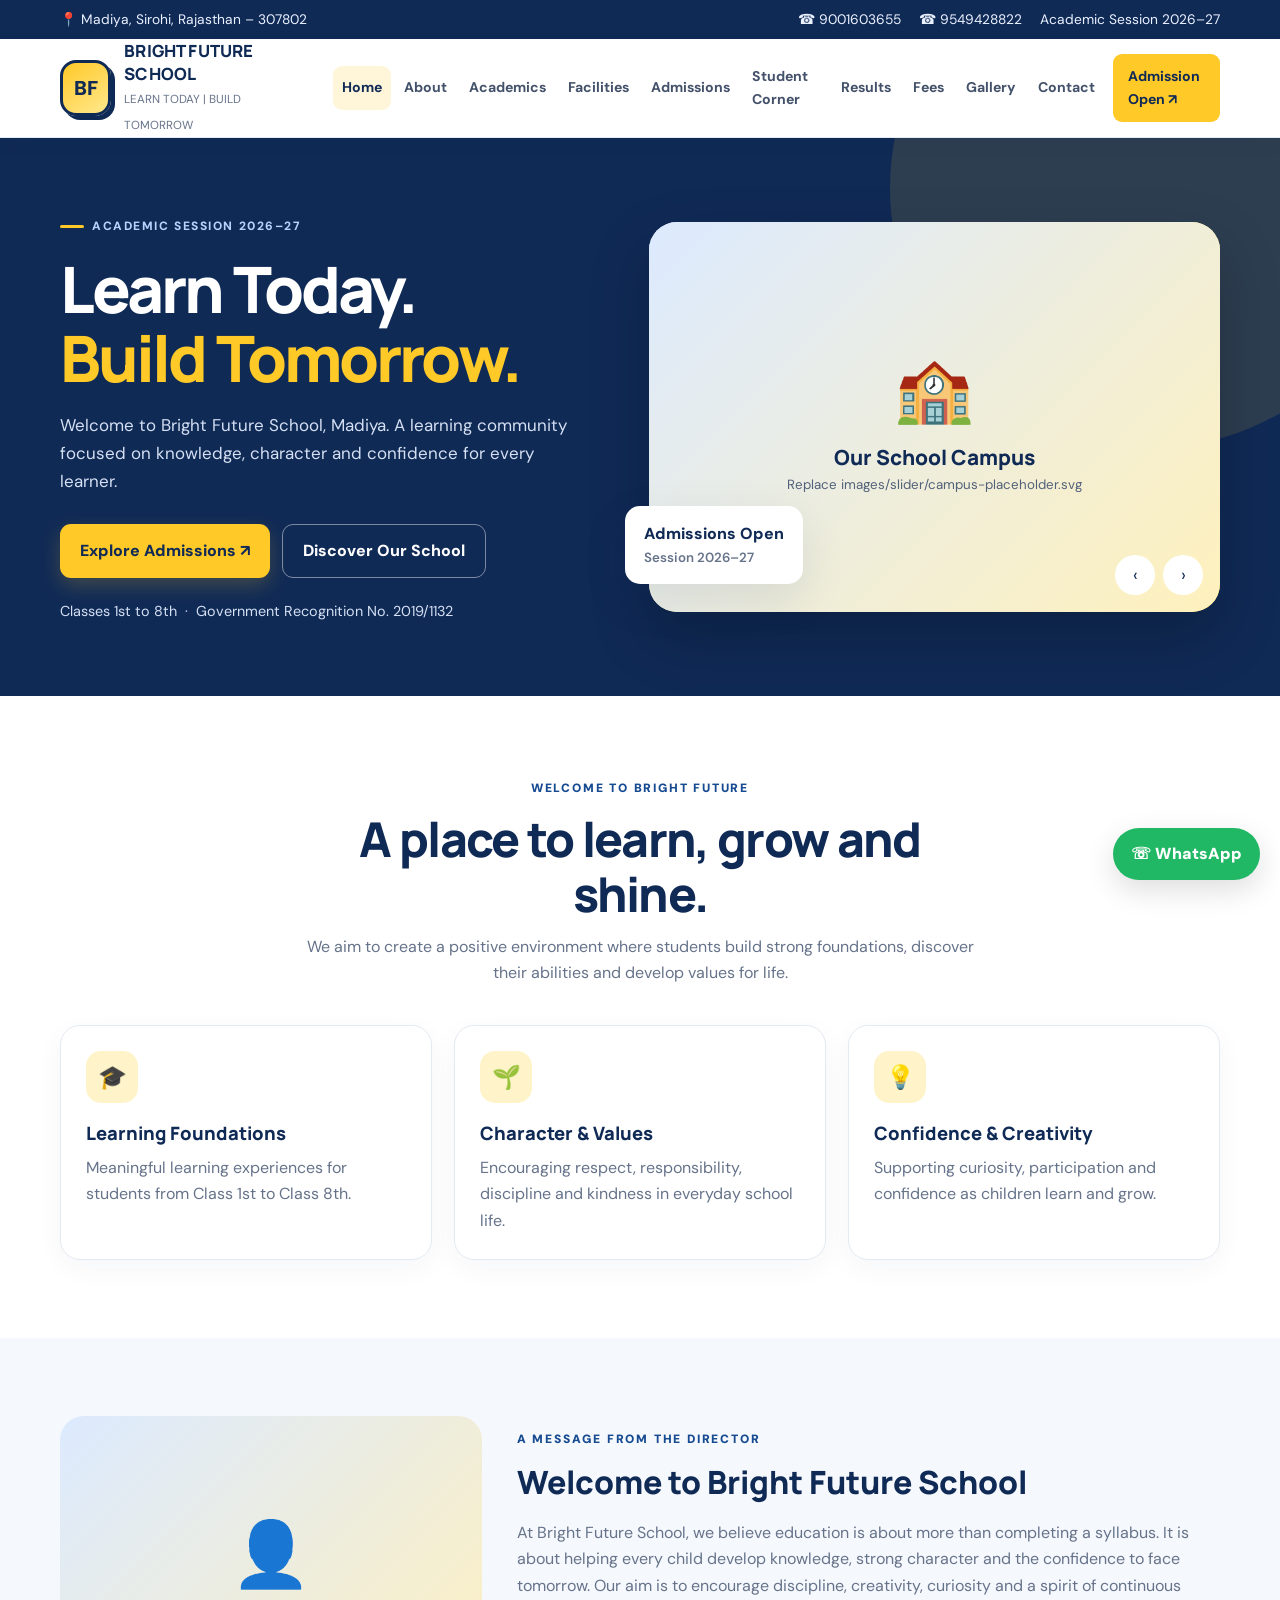
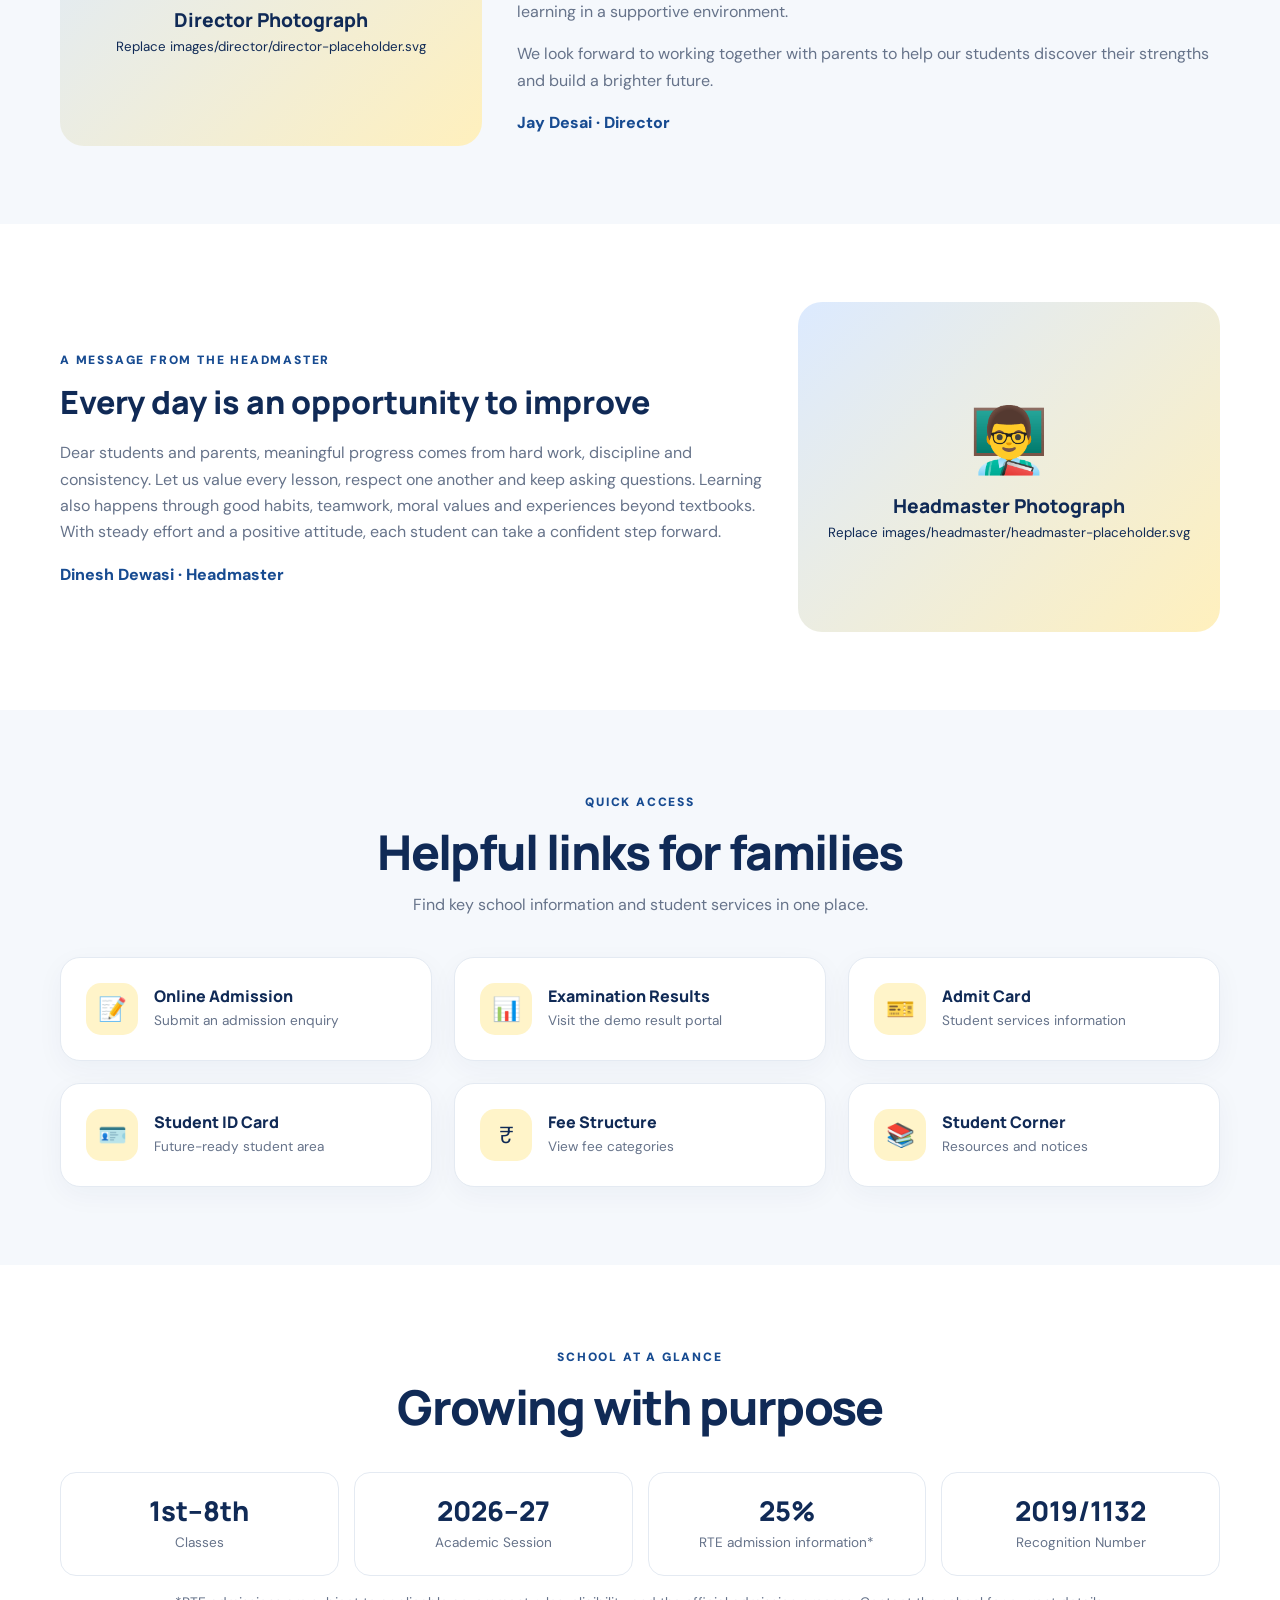
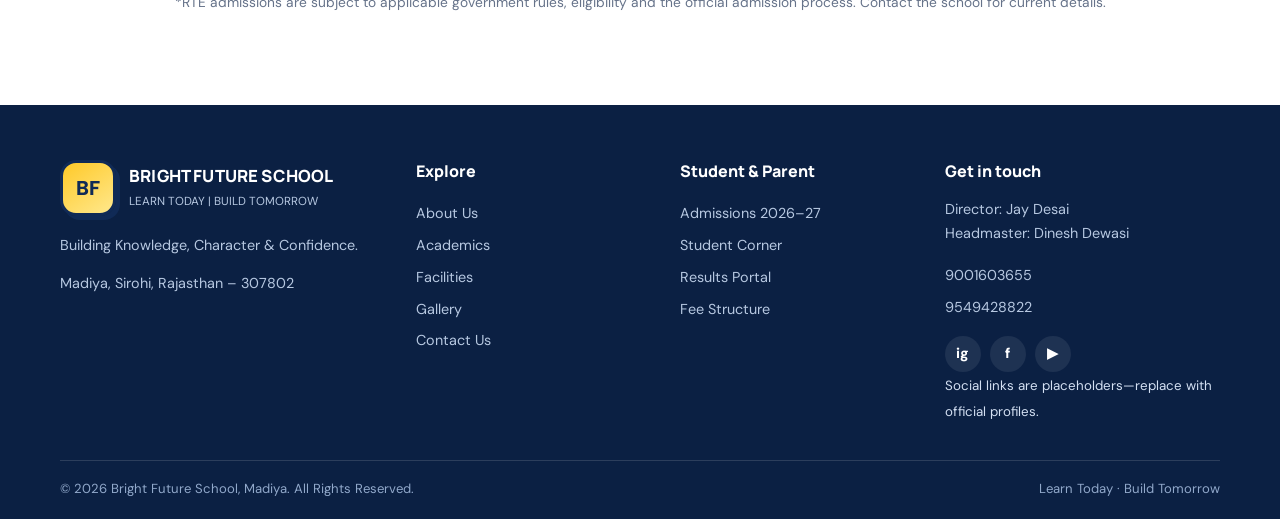
<file: index.html>
<!doctype html><html lang="en"><head><meta charset="utf-8"><meta name="viewport" content="width=device-width, initial-scale=1"><meta name="description" content="Bright Future School, Madiya, Sirohi, Rajasthan. Classes 1 to 8. Admissions 2026–27."><meta name="theme-color" content="#102a56"><title>Home | Bright Future School</title><link rel="stylesheet" href="css/style.css"><link rel="stylesheet" href="css/responsive.css"><link rel="stylesheet" href="css/animations.css"></head><body><div class="topbar"><div class="container"><span>📍 Madiya, Sirohi, Rajasthan – 307802</span><div class="top-links"><a href="tel:9001603655">☎ 9001603655</a><a href="tel:9549428822">☎ 9549428822</a><span>Academic Session 2026–27</span></div></div></div>
<header class="site-header"><div class="container nav-wrap"><a class="brand" href="index.html"><div class="brand-mark" aria-label="Temporary school mark">BF</div><div><strong>BRIGHT FUTURE SCHOOL</strong><small>LEARN TODAY | BUILD TOMORROW</small></div></a><button class="menu-toggle" aria-label="Toggle navigation" aria-expanded="false">☰</button><nav class="nav-links" aria-label="Main navigation"><a href="index.html">Home</a><a href="about.html">About</a><a href="academics.html">Academics</a><a href="facilities.html">Facilities</a><a href="admissions.html">Admissions</a><a href="student-corner.html">Student Corner</a><a href="results.html">Results</a><a href="fee-structure.html">Fees</a><a href="gallery.html">Gallery</a><a href="contact.html">Contact</a><a class="nav-cta" href="admissions.html">Admission Open ↗</a></nav></div></header>
<main>
<section class="hero"><div class="container hero-grid"><div class="animate-in"><span class="eyebrow">Academic Session 2026–27</span><h1>Learn Today.<br><span>Build Tomorrow.</span></h1><p>Welcome to Bright Future School, Madiya. A learning community focused on knowledge, character and confidence for every learner.</p><div class="hero-actions"><a class="btn btn-yellow" href="admissions.html">Explore Admissions ↗</a><a class="btn btn-outline" href="about.html">Discover Our School</a></div><div style="margin-top:22px;color:#d5e0f3;font-size:.9rem">Classes 1st to 8th &nbsp;·&nbsp; Government Recognition No. 2019/1132</div></div>
<div class="hero-visual"><div class="hero-photo"><div class="hero-slide photo-placeholder"><div><div class="symbol">🏫</div><strong>Our School Campus</strong><small>Replace images/slider/campus-placeholder.svg</small></div></div><div class="hero-slide photo-placeholder" hidden><div><div class="symbol">📚</div><strong>Learning in Action</strong><small>Replace images/slider/classroom-placeholder.svg</small></div></div><div class="hero-slide photo-placeholder" hidden><div><div class="symbol">🎉</div><strong>School Events</strong><small>Replace images/slider/events-placeholder.svg</small></div></div></div><div class="slide-dots"><button class="active" aria-label="Slide 1"></button><button aria-label="Slide 2"></button><button aria-label="Slide 3"></button></div><div class="slide-controls"><button data-slide="prev" aria-label="Previous slide">‹</button><button data-slide="next" aria-label="Next slide">›</button></div><div class="floating-note">Admissions Open <small>Session 2026–27</small></div></div></div></section>
<section class="section"><div class="container"><div class="section-head"><span class="kicker">Welcome to Bright Future</span><h2>A place to learn, grow and shine.</h2><p>We aim to create a positive environment where students build strong foundations, discover their abilities and develop values for life.</p></div><div class="grid-3"><article class="card"><div class="icon-box">🎓</div><h3>Learning Foundations</h3><p>Meaningful learning experiences for students from Class 1st to Class 8th.</p></article><article class="card"><div class="icon-box">🌱</div><h3>Character &amp; Values</h3><p>Encouraging respect, responsibility, discipline and kindness in everyday school life.</p></article><article class="card"><div class="icon-box">💡</div><h3>Confidence &amp; Creativity</h3><p>Supporting curiosity, participation and confidence as children learn and grow.</p></article></div></div></section>
<section class="section section-soft"><div class="container"><div class="profile"><div class="profile-photo"><div><div class="symbol">👤</div><strong>Director Photograph</strong><small>Replace images/director/director-placeholder.svg</small></div></div><div class="profile-copy"><span class="kicker">A message from the Director</span><h2>Welcome to Bright Future School</h2><p>At Bright Future School, we believe education is about more than completing a syllabus. It is about helping every child develop knowledge, strong character and the confidence to face tomorrow. Our aim is to encourage discipline, creativity, curiosity and a spirit of continuous learning in a supportive environment.</p><p>We look forward to working together with parents to help our students discover their strengths and build a brighter future.</p><div class="profile-name">Jay Desai · Director</div></div></div></div></section>
<section class="section"><div class="container"><div class="profile reverse"><div class="profile-copy"><span class="kicker">A message from the Headmaster</span><h2>Every day is an opportunity to improve</h2><p>Dear students and parents, meaningful progress comes from hard work, discipline and consistency. Let us value every lesson, respect one another and keep asking questions. Learning also happens through good habits, teamwork, moral values and experiences beyond textbooks. With steady effort and a positive attitude, each student can take a confident step forward.</p><div class="profile-name">Dinesh Dewasi · Headmaster</div></div><div class="profile-photo"><div><div class="symbol">👨‍🏫</div><strong>Headmaster Photograph</strong><small>Replace images/headmaster/headmaster-placeholder.svg</small></div></div></div></div></section>
<section class="section section-soft"><div class="container"><div class="section-head"><span class="kicker">Quick access</span><h2>Helpful links for families</h2><p>Find key school information and student services in one place.</p></div><div class="grid-3">
<a class="card quick-card" href="admissions.html"><div class="icon-box">📝</div><div><h3>Online Admission</h3><p>Submit an admission enquiry</p></div></a><a class="card quick-card" href="results.html"><div class="icon-box">📊</div><div><h3>Examination Results</h3><p>Visit the demo result portal</p></div></a><a class="card quick-card" href="student-corner.html"><div class="icon-box">🎫</div><div><h3>Admit Card</h3><p>Student services information</p></div></a><a class="card quick-card" href="student-corner.html"><div class="icon-box">🪪</div><div><h3>Student ID Card</h3><p>Future-ready student area</p></div></a><a class="card quick-card" href="fee-structure.html"><div class="icon-box">₹</div><div><h3>Fee Structure</h3><p>View fee categories</p></div></a><a class="card quick-card" href="student-corner.html"><div class="icon-box">📚</div><div><h3>Student Corner</h3><p>Resources and notices</p></div></a></div></div></section>
<section class="section"><div class="container"><div class="section-head"><span class="kicker">School at a glance</span><h2>Growing with purpose</h2></div><div class="stats"><div class="stat"><strong>1st–8th</strong><span>Classes</span></div><div class="stat"><strong>2026–27</strong><span>Academic Session</span></div><div class="stat"><strong>25%</strong><span>RTE admission information*</span></div><div class="stat"><strong>2019/1132</strong><span>Recognition Number</span></div></div><p class="small" style="text-align:center;margin-top:15px">*RTE admissions are subject to applicable government rules, eligibility and the official admission process. Contact the school for current details.</p></div></section>
</main><footer class="footer"><div class="container"><div class="footer-grid">
<div><div class="brand"><div class="brand-mark">BF</div><div><strong style="color:#fff">BRIGHT FUTURE SCHOOL</strong><small style="color:#b7c8e1">LEARN TODAY | BUILD TOMORROW</small></div></div><p style="margin-top:18px">Building Knowledge, Character &amp; Confidence.</p><p>Madiya, Sirohi, Rajasthan – 307802</p></div>
<div><h3>Explore</h3><a href="about.html">About Us</a><a href="academics.html">Academics</a><a href="facilities.html">Facilities</a><a href="gallery.html">Gallery</a><a href="contact.html">Contact Us</a></div>
<div><h3>Student &amp; Parent</h3><a href="admissions.html">Admissions 2026–27</a><a href="student-corner.html">Student Corner</a><a href="results.html">Results Portal</a><a href="fee-structure.html">Fee Structure</a></div>
<div><h3>Get in touch</h3><p>Director: Jay Desai<br>Headmaster: Dinesh Dewasi</p><a href="tel:9001603655">9001603655</a><a href="tel:9549428822">9549428822</a><div class="socials"><a href="#" aria-label="Instagram placeholder">ig</a><a href="#" aria-label="Facebook placeholder">f</a><a href="#" aria-label="YouTube placeholder">▶</a></div><small>Social links are placeholders—replace with official profiles.</small></div>
</div><div class="footer-bottom"><span>© 2026 Bright Future School, Madiya. All Rights Reserved.</span><span>Learn Today · Build Tomorrow</span></div></div></footer><a class="whatsapp-float" href="https://wa.me/919001603655" target="_blank" rel="noopener">☏ WhatsApp</a><script src="js/main.js"></script><script src="js/slider.js"></script></body></html>
</file>
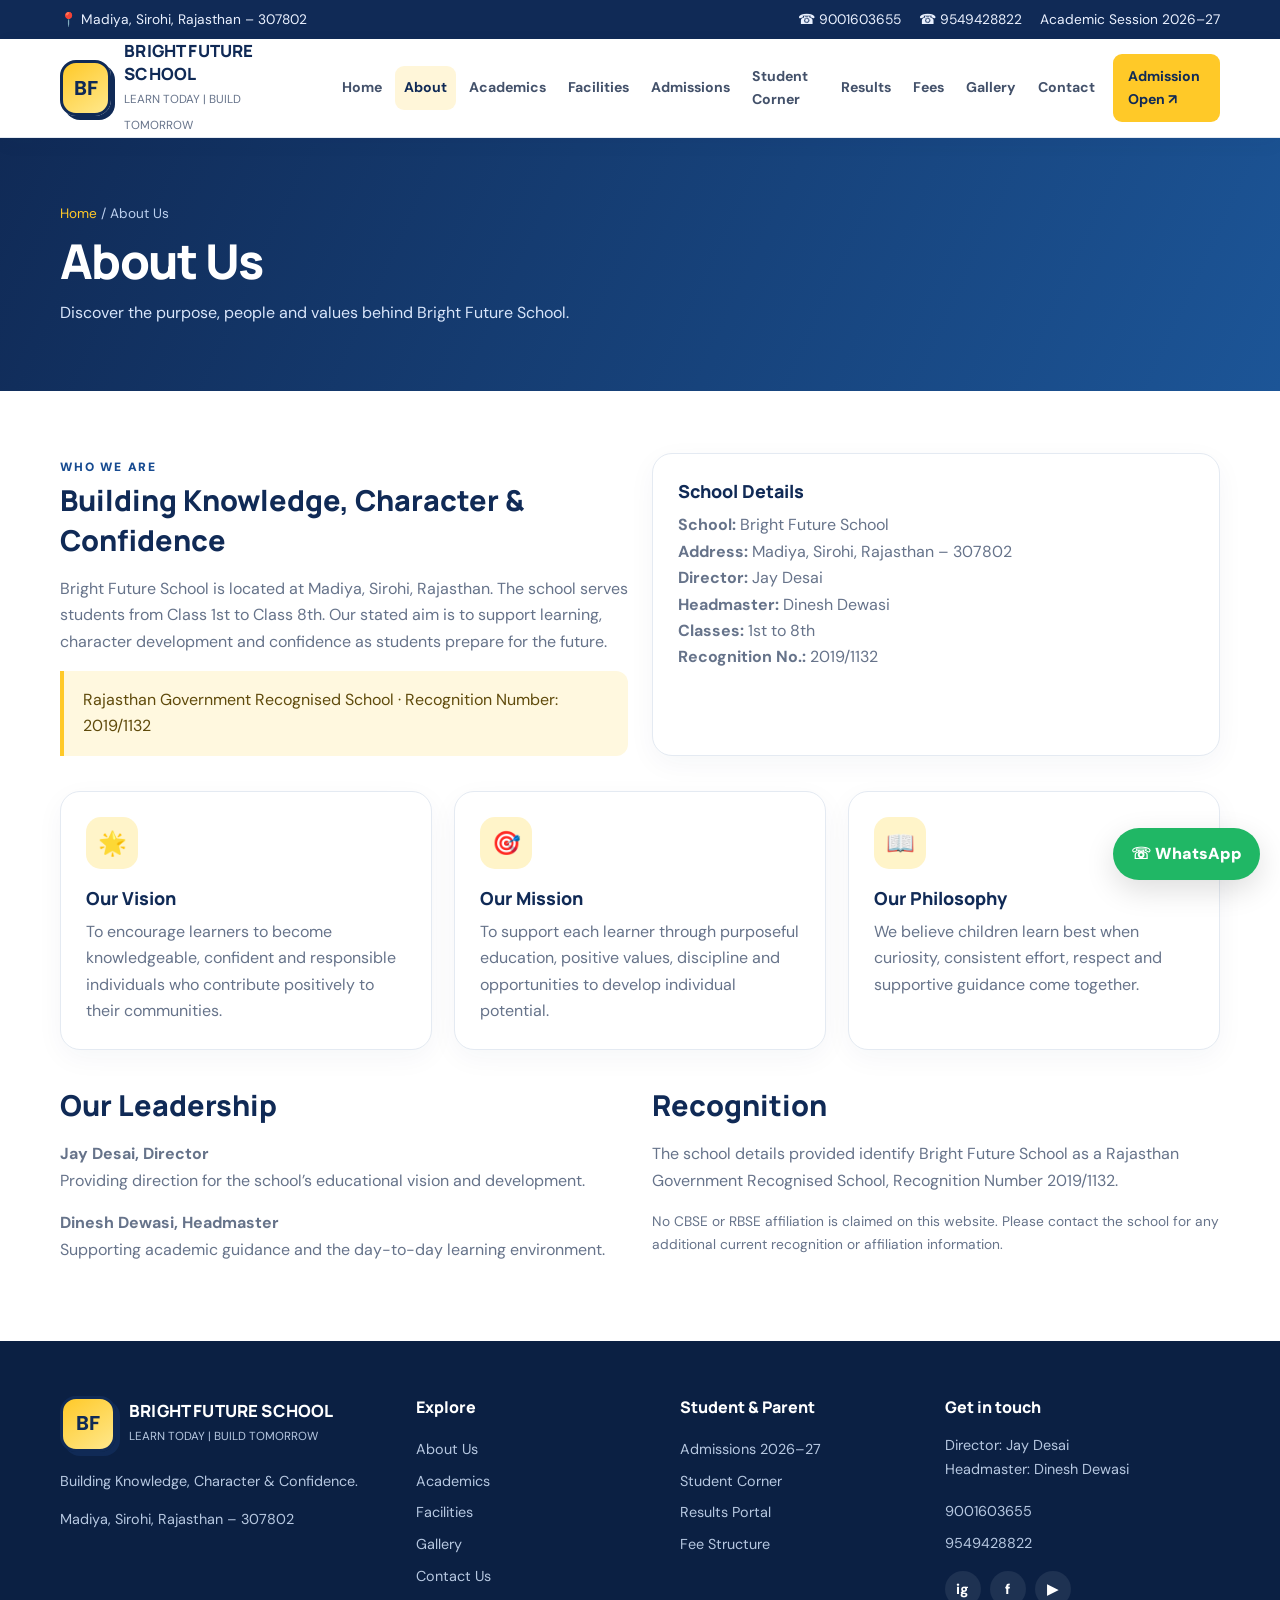
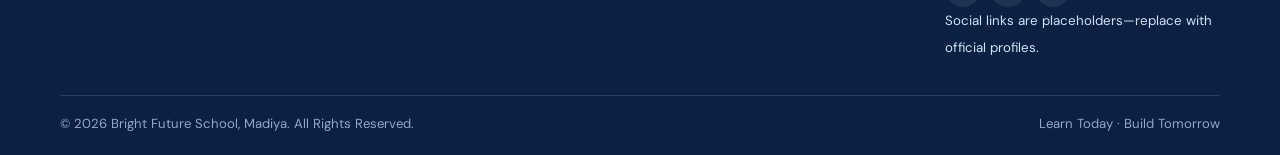
<file: about.html>
<!doctype html><html lang="en"><head><meta charset="utf-8"><meta name="viewport" content="width=device-width, initial-scale=1"><meta name="description" content="About Bright Future School, its vision, mission, leadership and recognition."><meta name="theme-color" content="#102a56"><title>About Us | Bright Future School</title><link rel="stylesheet" href="css/style.css"><link rel="stylesheet" href="css/responsive.css"><link rel="stylesheet" href="css/animations.css"></head><body><div class="topbar"><div class="container"><span>📍 Madiya, Sirohi, Rajasthan – 307802</span><div class="top-links"><a href="tel:9001603655">☎ 9001603655</a><a href="tel:9549428822">☎ 9549428822</a><span>Academic Session 2026–27</span></div></div></div>
<header class="site-header"><div class="container nav-wrap"><a class="brand" href="index.html"><div class="brand-mark" aria-label="Temporary school mark">BF</div><div><strong>BRIGHT FUTURE SCHOOL</strong><small>LEARN TODAY | BUILD TOMORROW</small></div></a><button class="menu-toggle" aria-label="Toggle navigation" aria-expanded="false">☰</button><nav class="nav-links" aria-label="Main navigation"><a href="index.html">Home</a><a href="about.html">About</a><a href="academics.html">Academics</a><a href="facilities.html">Facilities</a><a href="admissions.html">Admissions</a><a href="student-corner.html">Student Corner</a><a href="results.html">Results</a><a href="fee-structure.html">Fees</a><a href="gallery.html">Gallery</a><a href="contact.html">Contact</a><a class="nav-cta" href="admissions.html">Admission Open ↗</a></nav></div></header><section class="page-hero"><div class="container"><div class="breadcrumbs"><a href="index.html">Home</a> / About Us</div><h1>About Us</h1><p>Discover the purpose, people and values behind Bright Future School.</p></div></section><section class="content"><div class="container"><div class="grid-2"><div><span class="kicker">Who we are</span><h2>Building Knowledge, Character &amp; Confidence</h2><p>Bright Future School is located at Madiya, Sirohi, Rajasthan. The school serves students from Class 1st to Class 8th. Our stated aim is to support learning, character development and confidence as students prepare for the future.</p><div class="notice">Rajasthan Government Recognised School · Recognition Number: 2019/1132</div></div><div class="card"><h3>School Details</h3><p><b>School:</b> Bright Future School</p><p><b>Address:</b> Madiya, Sirohi, Rajasthan – 307802</p><p><b>Director:</b> Jay Desai</p><p><b>Headmaster:</b> Dinesh Dewasi</p><p><b>Classes:</b> 1st to 8th</p><p><b>Recognition No.:</b> 2019/1132</p></div></div><div class="grid-3" style="margin-top:35px"><article class="card"><div class="icon-box">🌟</div><h3>Our Vision</h3><p>To encourage learners to become knowledgeable, confident and responsible individuals who contribute positively to their communities.</p></article><article class="card"><div class="icon-box">🎯</div><h3>Our Mission</h3><p>To support each learner through purposeful education, positive values, discipline and opportunities to develop individual potential.</p></article><article class="card"><div class="icon-box">📖</div><h3>Our Philosophy</h3><p>We believe children learn best when curiosity, consistent effort, respect and supportive guidance come together.</p></article></div><div class="grid-2" style="margin-top:35px"><div><h2>Our Leadership</h2><p><b>Jay Desai, Director</b><br>Providing direction for the school’s educational vision and development.</p><p><b>Dinesh Dewasi, Headmaster</b><br>Supporting academic guidance and the day-to-day learning environment.</p></div><div><h2>Recognition</h2><p>The school details provided identify Bright Future School as a Rajasthan Government Recognised School, Recognition Number 2019/1132.</p><p class="small">No CBSE or RBSE affiliation is claimed on this website. Please contact the school for any additional current recognition or affiliation information.</p></div></div></div></section><footer class="footer"><div class="container"><div class="footer-grid">
<div><div class="brand"><div class="brand-mark">BF</div><div><strong style="color:#fff">BRIGHT FUTURE SCHOOL</strong><small style="color:#b7c8e1">LEARN TODAY | BUILD TOMORROW</small></div></div><p style="margin-top:18px">Building Knowledge, Character &amp; Confidence.</p><p>Madiya, Sirohi, Rajasthan – 307802</p></div>
<div><h3>Explore</h3><a href="about.html">About Us</a><a href="academics.html">Academics</a><a href="facilities.html">Facilities</a><a href="gallery.html">Gallery</a><a href="contact.html">Contact Us</a></div>
<div><h3>Student &amp; Parent</h3><a href="admissions.html">Admissions 2026–27</a><a href="student-corner.html">Student Corner</a><a href="results.html">Results Portal</a><a href="fee-structure.html">Fee Structure</a></div>
<div><h3>Get in touch</h3><p>Director: Jay Desai<br>Headmaster: Dinesh Dewasi</p><a href="tel:9001603655">9001603655</a><a href="tel:9549428822">9549428822</a><div class="socials"><a href="#" aria-label="Instagram placeholder">ig</a><a href="#" aria-label="Facebook placeholder">f</a><a href="#" aria-label="YouTube placeholder">▶</a></div><small>Social links are placeholders—replace with official profiles.</small></div>
</div><div class="footer-bottom"><span>© 2026 Bright Future School, Madiya. All Rights Reserved.</span><span>Learn Today · Build Tomorrow</span></div></div></footer><a class="whatsapp-float" href="https://wa.me/919001603655" target="_blank" rel="noopener">☏ WhatsApp</a><script src="js/main.js"></script></body></html>
</file>
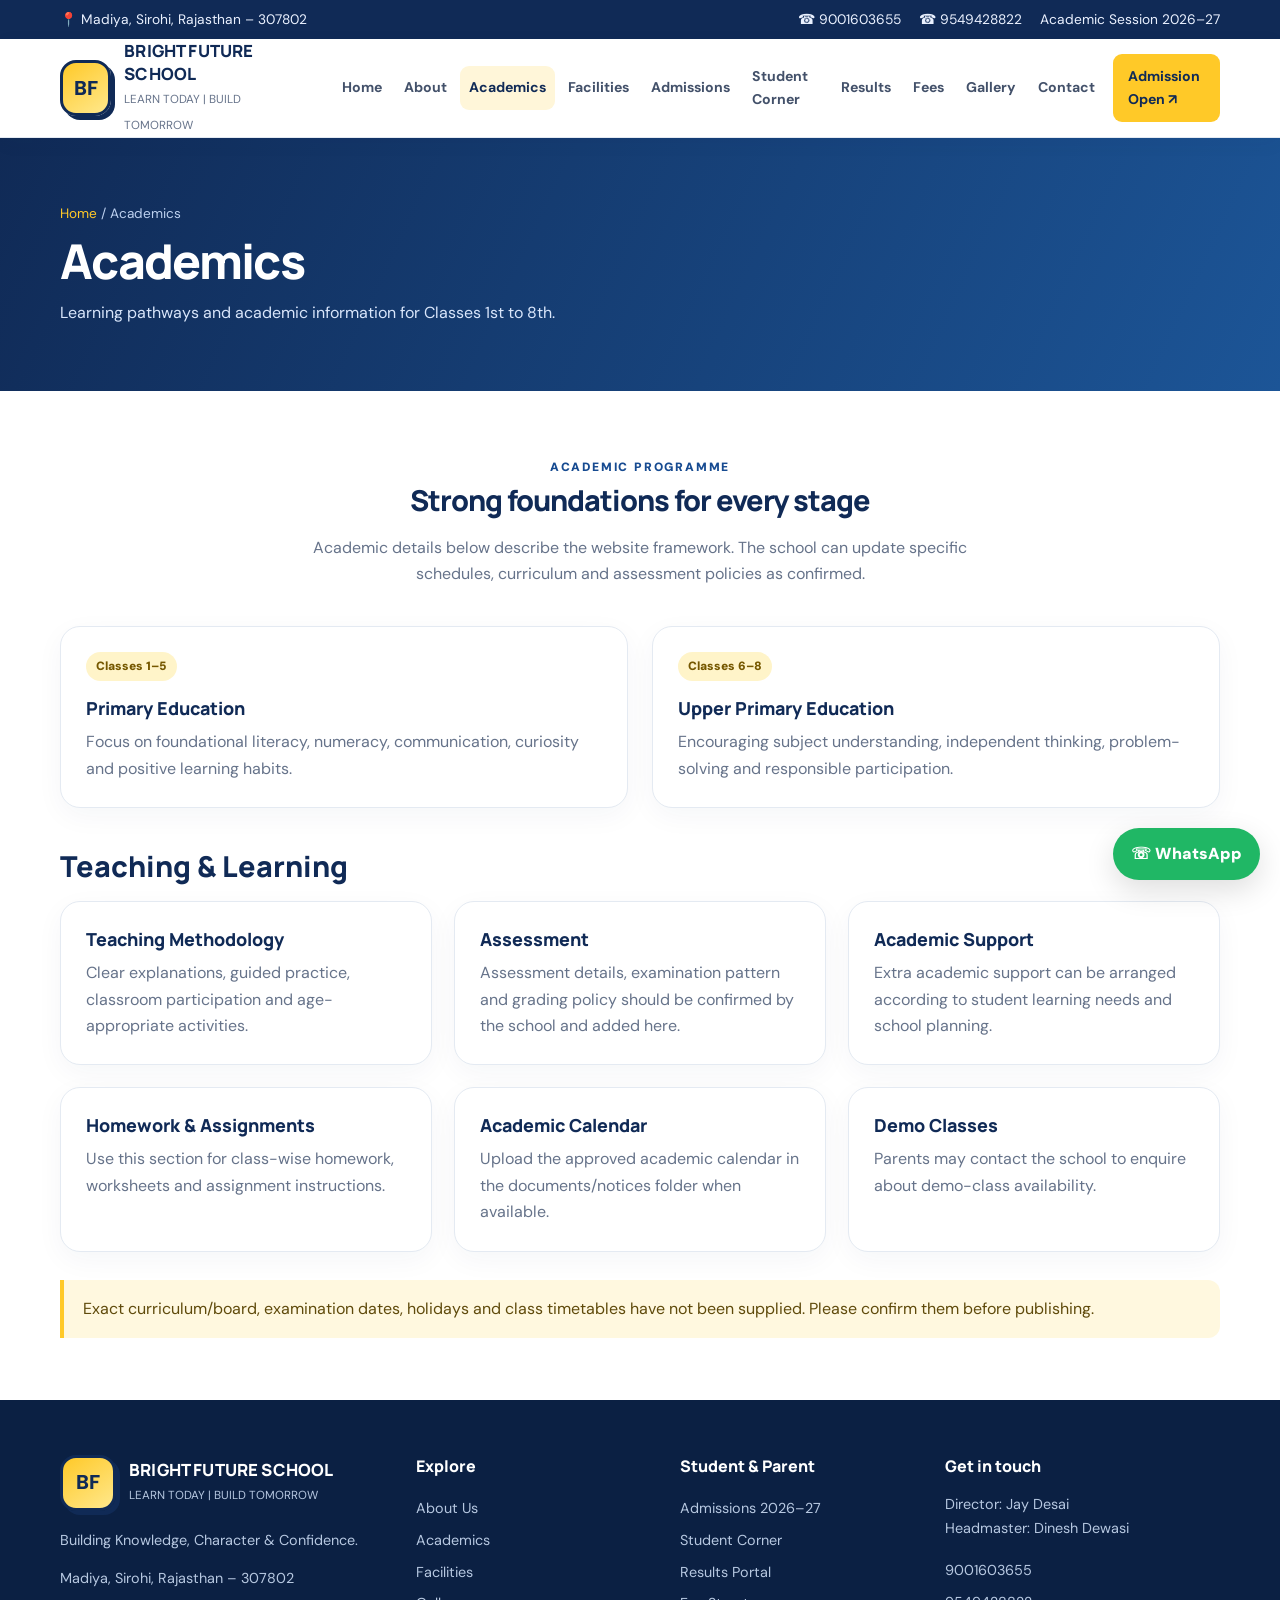
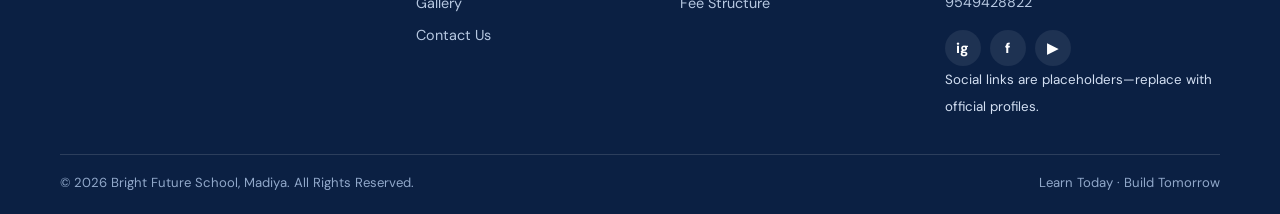
<file: academics.html>
<!doctype html><html lang="en"><head><meta charset="utf-8"><meta name="viewport" content="width=device-width, initial-scale=1"><meta name="description" content="Academic programme and learning information for Classes 1 to 8."><meta name="theme-color" content="#102a56"><title>Academics | Bright Future School</title><link rel="stylesheet" href="css/style.css"><link rel="stylesheet" href="css/responsive.css"><link rel="stylesheet" href="css/animations.css"></head><body><div class="topbar"><div class="container"><span>📍 Madiya, Sirohi, Rajasthan – 307802</span><div class="top-links"><a href="tel:9001603655">☎ 9001603655</a><a href="tel:9549428822">☎ 9549428822</a><span>Academic Session 2026–27</span></div></div></div>
<header class="site-header"><div class="container nav-wrap"><a class="brand" href="index.html"><div class="brand-mark" aria-label="Temporary school mark">BF</div><div><strong>BRIGHT FUTURE SCHOOL</strong><small>LEARN TODAY | BUILD TOMORROW</small></div></a><button class="menu-toggle" aria-label="Toggle navigation" aria-expanded="false">☰</button><nav class="nav-links" aria-label="Main navigation"><a href="index.html">Home</a><a href="about.html">About</a><a href="academics.html">Academics</a><a href="facilities.html">Facilities</a><a href="admissions.html">Admissions</a><a href="student-corner.html">Student Corner</a><a href="results.html">Results</a><a href="fee-structure.html">Fees</a><a href="gallery.html">Gallery</a><a href="contact.html">Contact</a><a class="nav-cta" href="admissions.html">Admission Open ↗</a></nav></div></header><section class="page-hero"><div class="container"><div class="breadcrumbs"><a href="index.html">Home</a> / Academics</div><h1>Academics</h1><p>Learning pathways and academic information for Classes 1st to 8th.</p></div></section><section class="content"><div class="container"><div class="section-head"><span class="kicker">Academic programme</span><h2>Strong foundations for every stage</h2><p>Academic details below describe the website framework. The school can update specific schedules, curriculum and assessment policies as confirmed.</p></div><div class="grid-2"><article class="card"><span class="pill">Classes 1–5</span><h3 style="margin-top:15px">Primary Education</h3><p>Focus on foundational literacy, numeracy, communication, curiosity and positive learning habits.</p></article><article class="card"><span class="pill">Classes 6–8</span><h3 style="margin-top:15px">Upper Primary Education</h3><p>Encouraging subject understanding, independent thinking, problem-solving and responsible participation.</p></article></div><div style="margin-top:38px"><h2>Teaching &amp; Learning</h2><div class="grid-3"><div class="card"><h3>Teaching Methodology</h3><p>Clear explanations, guided practice, classroom participation and age-appropriate activities.</p></div><div class="card"><h3>Assessment</h3><p>Assessment details, examination pattern and grading policy should be confirmed by the school and added here.</p></div><div class="card"><h3>Academic Support</h3><p>Extra academic support can be arranged according to student learning needs and school planning.</p></div><div class="card"><h3>Homework &amp; Assignments</h3><p>Use this section for class-wise homework, worksheets and assignment instructions.</p></div><div class="card"><h3>Academic Calendar</h3><p>Upload the approved academic calendar in the documents/notices folder when available.</p></div><div class="card"><h3>Demo Classes</h3><p>Parents may contact the school to enquire about demo-class availability.</p></div></div></div><div class="notice" style="margin-top:28px">Exact curriculum/board, examination dates, holidays and class timetables have not been supplied. Please confirm them before publishing.</div></div></section><footer class="footer"><div class="container"><div class="footer-grid">
<div><div class="brand"><div class="brand-mark">BF</div><div><strong style="color:#fff">BRIGHT FUTURE SCHOOL</strong><small style="color:#b7c8e1">LEARN TODAY | BUILD TOMORROW</small></div></div><p style="margin-top:18px">Building Knowledge, Character &amp; Confidence.</p><p>Madiya, Sirohi, Rajasthan – 307802</p></div>
<div><h3>Explore</h3><a href="about.html">About Us</a><a href="academics.html">Academics</a><a href="facilities.html">Facilities</a><a href="gallery.html">Gallery</a><a href="contact.html">Contact Us</a></div>
<div><h3>Student &amp; Parent</h3><a href="admissions.html">Admissions 2026–27</a><a href="student-corner.html">Student Corner</a><a href="results.html">Results Portal</a><a href="fee-structure.html">Fee Structure</a></div>
<div><h3>Get in touch</h3><p>Director: Jay Desai<br>Headmaster: Dinesh Dewasi</p><a href="tel:9001603655">9001603655</a><a href="tel:9549428822">9549428822</a><div class="socials"><a href="#" aria-label="Instagram placeholder">ig</a><a href="#" aria-label="Facebook placeholder">f</a><a href="#" aria-label="YouTube placeholder">▶</a></div><small>Social links are placeholders—replace with official profiles.</small></div>
</div><div class="footer-bottom"><span>© 2026 Bright Future School, Madiya. All Rights Reserved.</span><span>Learn Today · Build Tomorrow</span></div></div></footer><a class="whatsapp-float" href="https://wa.me/919001603655" target="_blank" rel="noopener">☏ WhatsApp</a><script src="js/main.js"></script></body></html>
</file>
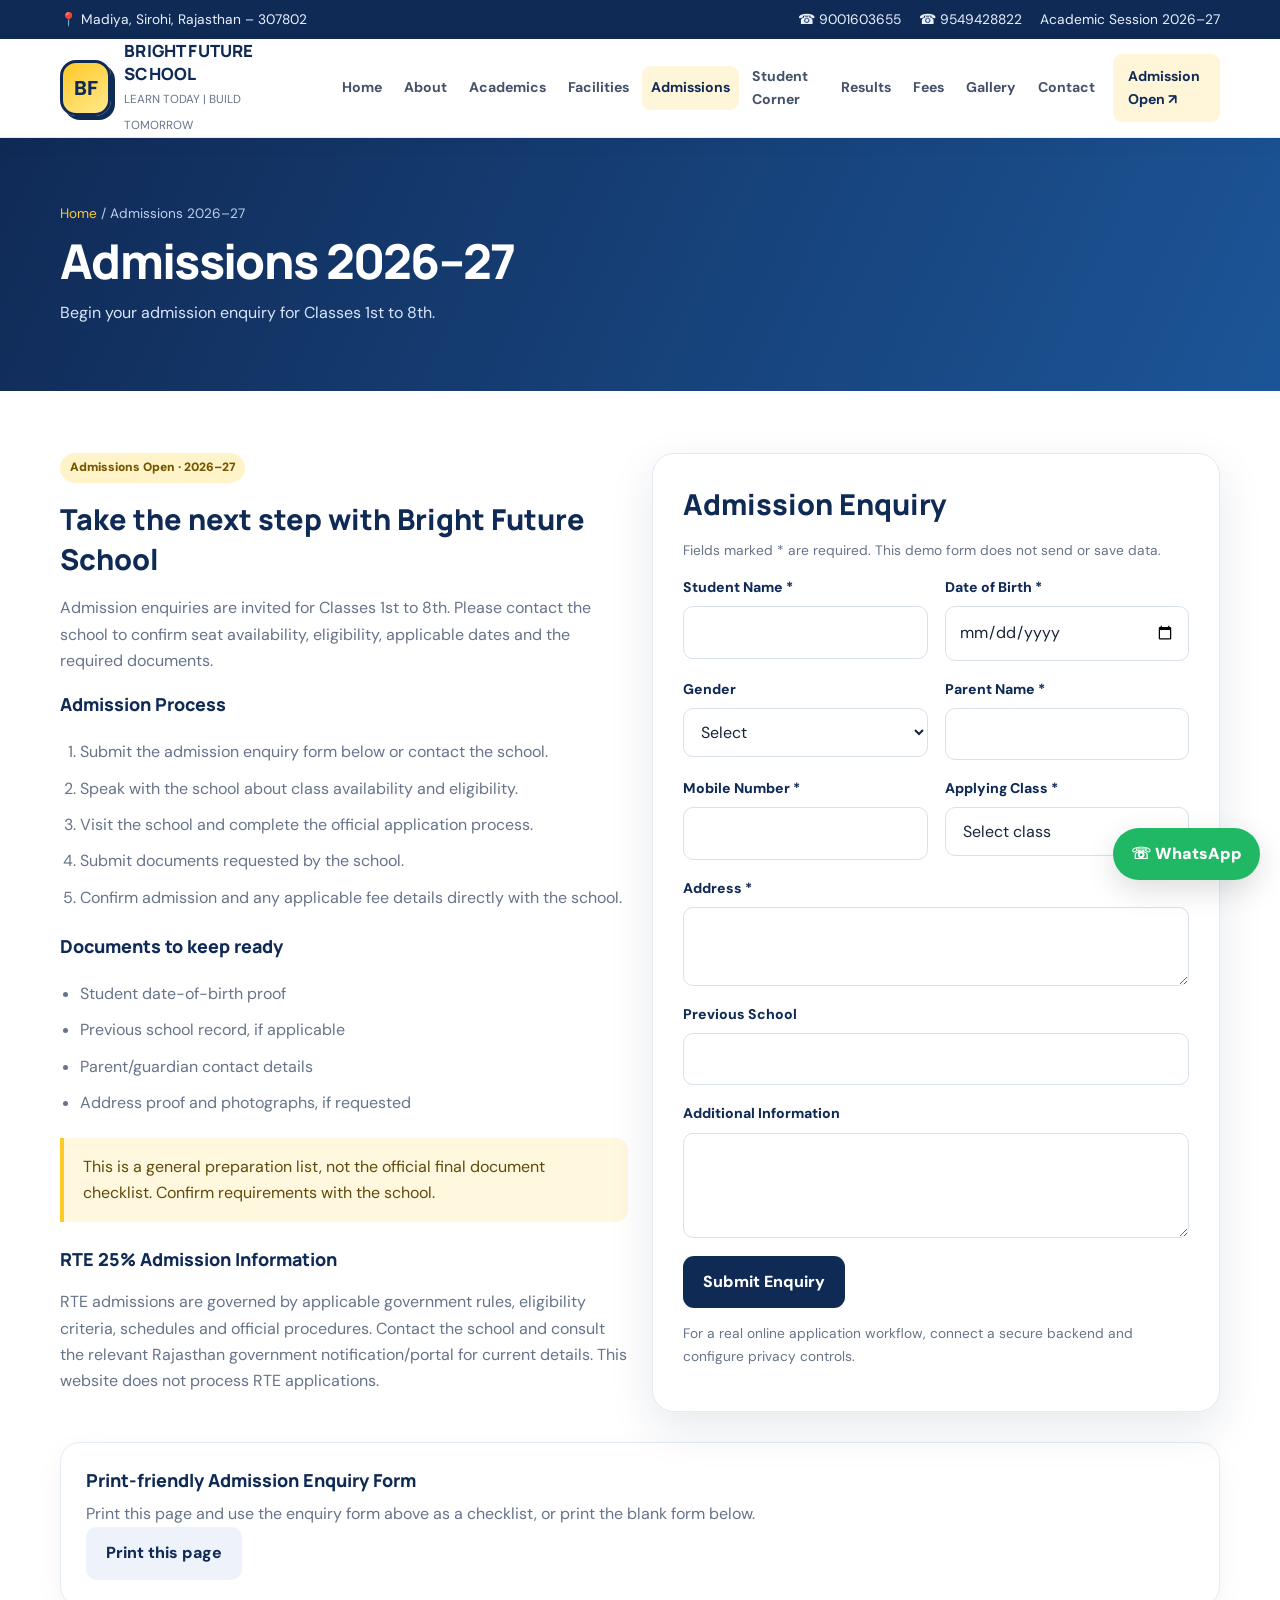
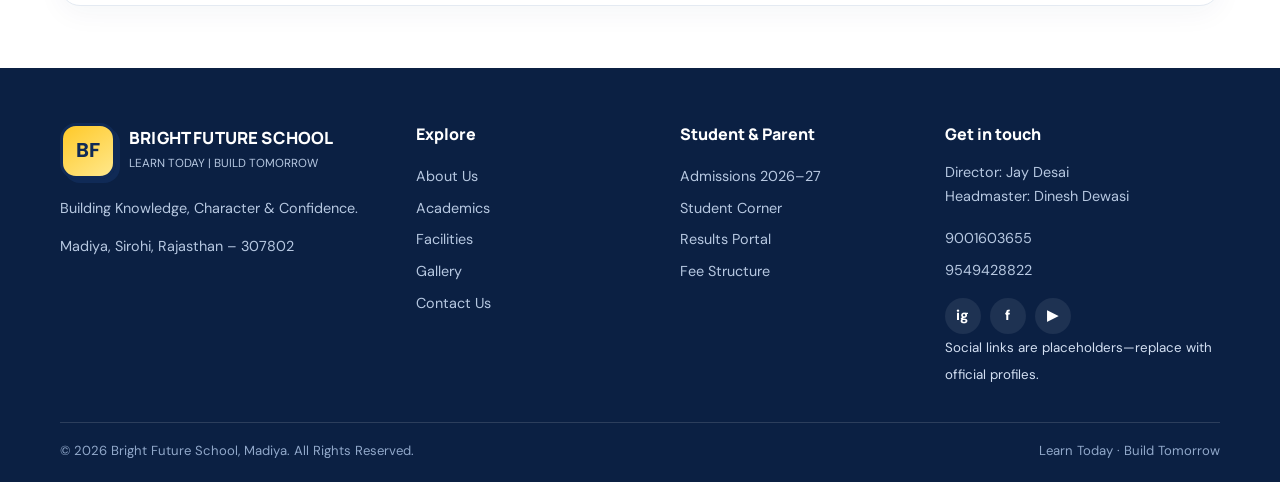
<file: admissions.html>
<!doctype html><html lang="en"><head><meta charset="utf-8"><meta name="viewport" content="width=device-width, initial-scale=1"><meta name="description" content="Admission enquiries for Classes 1st to 8th at Bright Future School."><meta name="theme-color" content="#102a56"><title>Admissions 2026–27 | Bright Future School</title><link rel="stylesheet" href="css/style.css"><link rel="stylesheet" href="css/responsive.css"><link rel="stylesheet" href="css/animations.css"></head><body><div class="topbar"><div class="container"><span>📍 Madiya, Sirohi, Rajasthan – 307802</span><div class="top-links"><a href="tel:9001603655">☎ 9001603655</a><a href="tel:9549428822">☎ 9549428822</a><span>Academic Session 2026–27</span></div></div></div>
<header class="site-header"><div class="container nav-wrap"><a class="brand" href="index.html"><div class="brand-mark" aria-label="Temporary school mark">BF</div><div><strong>BRIGHT FUTURE SCHOOL</strong><small>LEARN TODAY | BUILD TOMORROW</small></div></a><button class="menu-toggle" aria-label="Toggle navigation" aria-expanded="false">☰</button><nav class="nav-links" aria-label="Main navigation"><a href="index.html">Home</a><a href="about.html">About</a><a href="academics.html">Academics</a><a href="facilities.html">Facilities</a><a href="admissions.html">Admissions</a><a href="student-corner.html">Student Corner</a><a href="results.html">Results</a><a href="fee-structure.html">Fees</a><a href="gallery.html">Gallery</a><a href="contact.html">Contact</a><a class="nav-cta" href="admissions.html">Admission Open ↗</a></nav></div></header><section class="page-hero"><div class="container"><div class="breadcrumbs"><a href="index.html">Home</a> / Admissions 2026–27</div><h1>Admissions 2026–27</h1><p>Begin your admission enquiry for Classes 1st to 8th.</p></div></section>
<section class="content"><div class="container"><div class="grid-2"><div><span class="pill">Admissions Open · 2026–27</span><h2 style="margin-top:16px">Take the next step with Bright Future School</h2><p>Admission enquiries are invited for Classes 1st to 8th. Please contact the school to confirm seat availability, eligibility, applicable dates and the required documents.</p><h3>Admission Process</h3><ol class="check-list"><li>Submit the admission enquiry form below or contact the school.</li><li>Speak with the school about class availability and eligibility.</li><li>Visit the school and complete the official application process.</li><li>Submit documents requested by the school.</li><li>Confirm admission and any applicable fee details directly with the school.</li></ol><h3>Documents to keep ready</h3><ul class="check-list"><li>Student date-of-birth proof</li><li>Previous school record, if applicable</li><li>Parent/guardian contact details</li><li>Address proof and photographs, if requested</li></ul><div class="notice">This is a general preparation list, not the official final document checklist. Confirm requirements with the school.</div><h3 style="margin-top:25px">RTE 25% Admission Information</h3><p>RTE admissions are governed by applicable government rules, eligibility criteria, schedules and official procedures. Contact the school and consult the relevant Rajasthan government notification/portal for current details. This website does not process RTE applications.</p></div><div><form class="form-card" data-demo-form><h2>Admission Enquiry</h2><p class="small">Fields marked * are required. This demo form does not send or save data.</p><div class="form-grid"><div class="field"><label>Student Name *</label><input required name="student" autocomplete="name"></div><div class="field"><label>Date of Birth *</label><input required type="date" name="dob"></div><div class="field"><label>Gender</label><select name="gender"><option value="">Select</option><option>Female</option><option>Male</option><option>Prefer not to say</option></select></div><div class="field"><label>Parent Name *</label><input required name="parent"></div><div class="field"><label>Mobile Number *</label><input required name="mobile" type="tel" pattern="[0-9 +()-]{10,15}"></div><div class="field"><label>Applying Class *</label><select required name="class"><option value="">Select class</option><option>Class 1</option><option>Class 2</option><option>Class 3</option><option>Class 4</option><option>Class 5</option><option>Class 6</option><option>Class 7</option><option>Class 8</option></select></div><div class="field full"><label>Address *</label><textarea required name="address" rows="2"></textarea></div><div class="field full"><label>Previous School</label><input name="previous"></div><div class="field full"><label>Additional Information</label><textarea name="message" rows="3"></textarea></div></div><button class="btn btn-blue" style="margin-top:18px" type="submit">Submit Enquiry</button><div class="form-message" role="status"></div><p class="small">For a real online application workflow, connect a secure backend and configure privacy controls.</p></form></div></div><div class="card" style="margin-top:30px"><h3>Print-friendly Admission Enquiry Form</h3><p>Print this page and use the enquiry form above as a checklist, or print the blank form below.</p><button class="btn btn-light no-print" onclick="window.print()">Print this page</button></div></div></section><footer class="footer"><div class="container"><div class="footer-grid">
<div><div class="brand"><div class="brand-mark">BF</div><div><strong style="color:#fff">BRIGHT FUTURE SCHOOL</strong><small style="color:#b7c8e1">LEARN TODAY | BUILD TOMORROW</small></div></div><p style="margin-top:18px">Building Knowledge, Character &amp; Confidence.</p><p>Madiya, Sirohi, Rajasthan – 307802</p></div>
<div><h3>Explore</h3><a href="about.html">About Us</a><a href="academics.html">Academics</a><a href="facilities.html">Facilities</a><a href="gallery.html">Gallery</a><a href="contact.html">Contact Us</a></div>
<div><h3>Student &amp; Parent</h3><a href="admissions.html">Admissions 2026–27</a><a href="student-corner.html">Student Corner</a><a href="results.html">Results Portal</a><a href="fee-structure.html">Fee Structure</a></div>
<div><h3>Get in touch</h3><p>Director: Jay Desai<br>Headmaster: Dinesh Dewasi</p><a href="tel:9001603655">9001603655</a><a href="tel:9549428822">9549428822</a><div class="socials"><a href="#" aria-label="Instagram placeholder">ig</a><a href="#" aria-label="Facebook placeholder">f</a><a href="#" aria-label="YouTube placeholder">▶</a></div><small>Social links are placeholders—replace with official profiles.</small></div>
</div><div class="footer-bottom"><span>© 2026 Bright Future School, Madiya. All Rights Reserved.</span><span>Learn Today · Build Tomorrow</span></div></div></footer><a class="whatsapp-float" href="https://wa.me/919001603655" target="_blank" rel="noopener">☏ WhatsApp</a><script src="js/main.js"></script><script src="js/forms.js"></script></body></html>
</file>
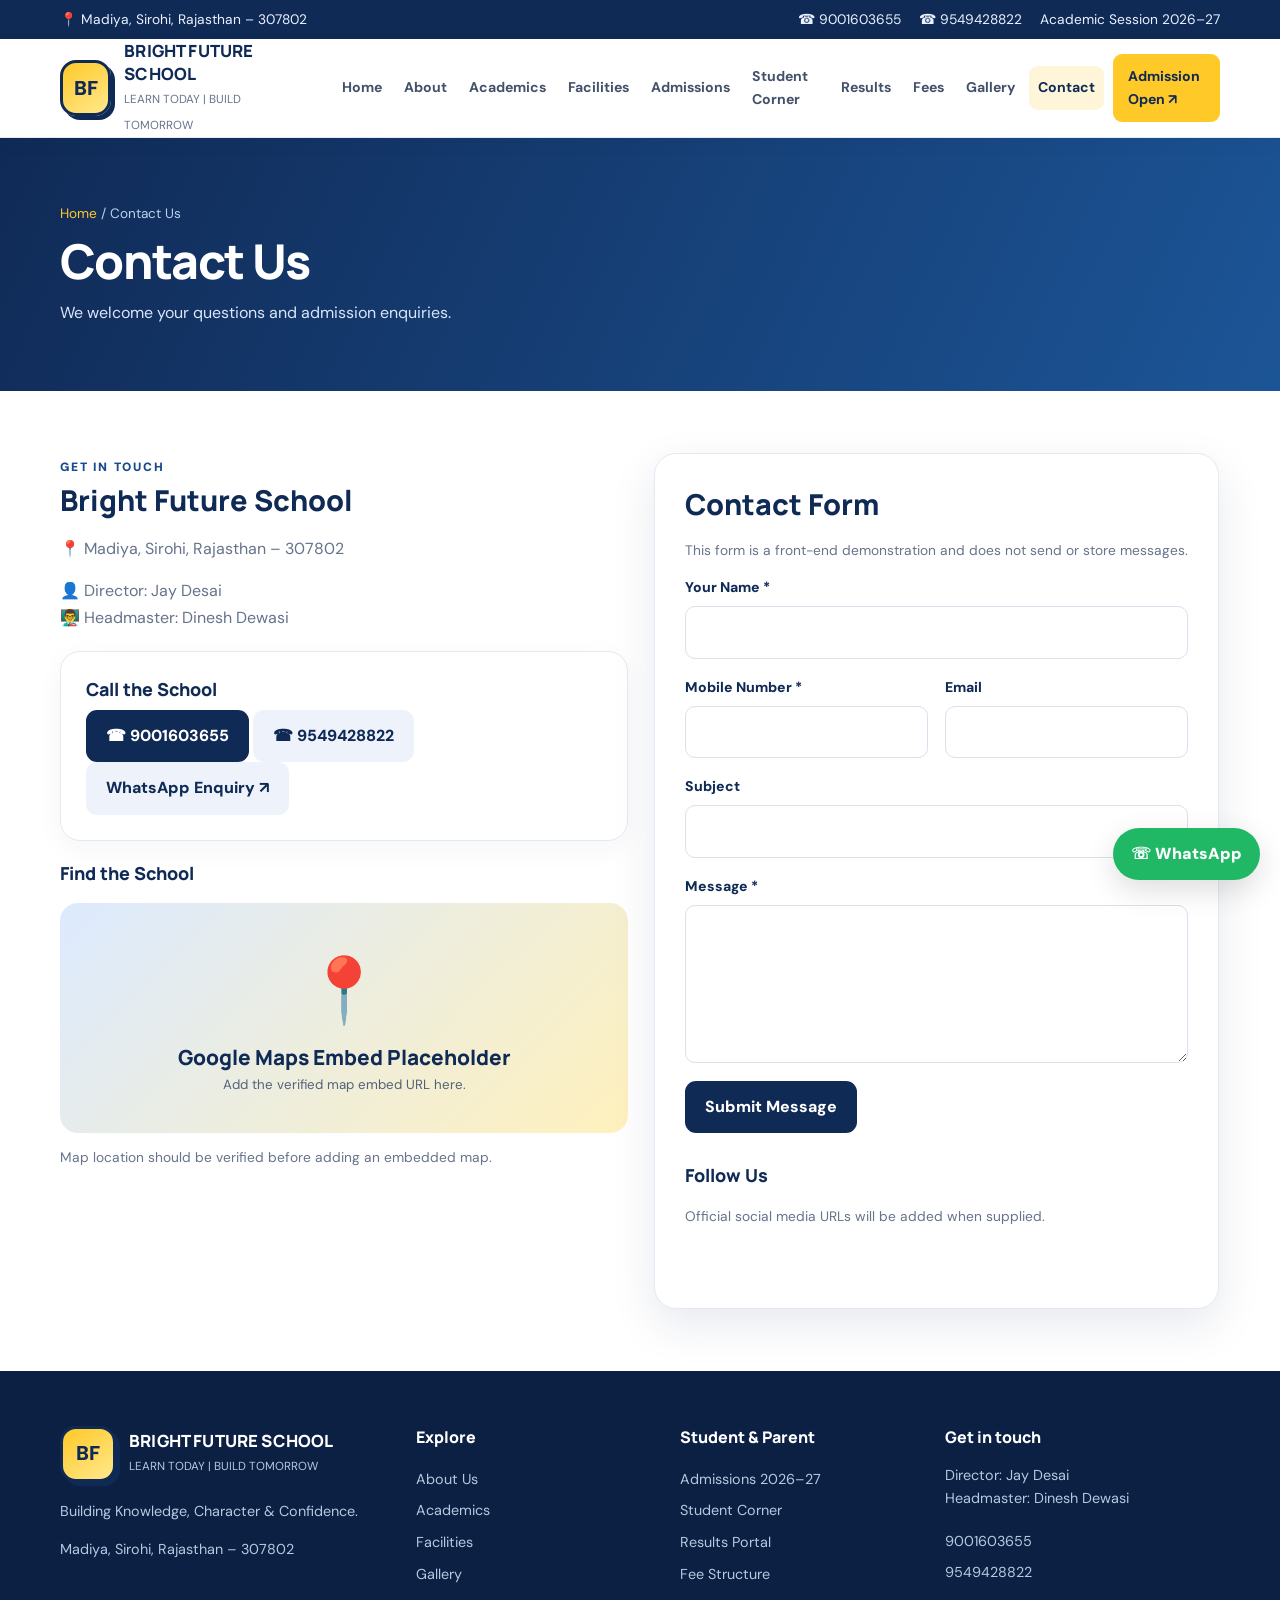
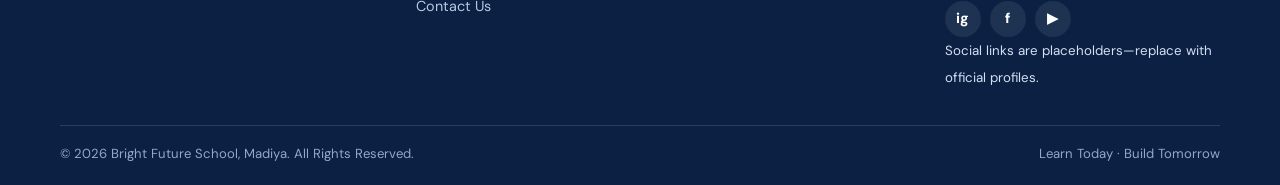
<file: contact.html>
<!doctype html><html lang="en"><head><meta charset="utf-8"><meta name="viewport" content="width=device-width, initial-scale=1"><meta name="description" content="Contact Bright Future School, Madiya, Sirohi, Rajasthan."><meta name="theme-color" content="#102a56"><title>Contact Us | Bright Future School</title><link rel="stylesheet" href="css/style.css"><link rel="stylesheet" href="css/responsive.css"><link rel="stylesheet" href="css/animations.css"></head><body><div class="topbar"><div class="container"><span>📍 Madiya, Sirohi, Rajasthan – 307802</span><div class="top-links"><a href="tel:9001603655">☎ 9001603655</a><a href="tel:9549428822">☎ 9549428822</a><span>Academic Session 2026–27</span></div></div></div>
<header class="site-header"><div class="container nav-wrap"><a class="brand" href="index.html"><div class="brand-mark" aria-label="Temporary school mark">BF</div><div><strong>BRIGHT FUTURE SCHOOL</strong><small>LEARN TODAY | BUILD TOMORROW</small></div></a><button class="menu-toggle" aria-label="Toggle navigation" aria-expanded="false">☰</button><nav class="nav-links" aria-label="Main navigation"><a href="index.html">Home</a><a href="about.html">About</a><a href="academics.html">Academics</a><a href="facilities.html">Facilities</a><a href="admissions.html">Admissions</a><a href="student-corner.html">Student Corner</a><a href="results.html">Results</a><a href="fee-structure.html">Fees</a><a href="gallery.html">Gallery</a><a href="contact.html">Contact</a><a class="nav-cta" href="admissions.html">Admission Open ↗</a></nav></div></header><section class="page-hero"><div class="container"><div class="breadcrumbs"><a href="index.html">Home</a> / Contact Us</div><h1>Contact Us</h1><p>We welcome your questions and admission enquiries.</p></div></section>
<section class="content"><div class="container"><div class="grid-2"><div><span class="kicker">Get in touch</span><h2>Bright Future School</h2><p>📍 Madiya, Sirohi, Rajasthan – 307802</p><p>👤 Director: Jay Desai<br>👨‍🏫 Headmaster: Dinesh Dewasi</p><div class="card" style="margin:20px 0"><h3>Call the School</h3><p><a class="btn btn-blue" href="tel:9001603655">☎ 9001603655</a> <a class="btn btn-light" href="tel:9549428822">☎ 9549428822</a></p><a class="btn btn-light" href="https://wa.me/919001603655" target="_blank" rel="noopener">WhatsApp Enquiry ↗</a></div><h3>Find the School</h3><div class="photo-placeholder" style="height:230px;border-radius:18px"><div><div class="symbol">📍</div><strong>Google Maps Embed Placeholder</strong><small>Add the verified map embed URL here.</small></div></div><p class="small">Map location should be verified before adding an embedded map.</p></div><form class="form-card" data-demo-form><h2>Contact Form</h2><p class="small">This form is a front-end demonstration and does not send or store messages.</p><div class="form-grid"><div class="field full"><label>Your Name *</label><input required name="name"></div><div class="field"><label>Mobile Number *</label><input required type="tel" pattern="[0-9 +()-]{10,15}"></div><div class="field"><label>Email</label><input type="email"></div><div class="field full"><label>Subject</label><input name="subject"></div><div class="field full"><label>Message *</label><textarea required rows="5"></textarea></div></div><button class="btn btn-blue" style="margin-top:18px">Submit Message</button><div class="form-message" role="status"></div><h3 style="margin-top:30px">Follow Us</h3><p class="small">Official social media URLs will be added when supplied.</p><div class="socials"><a href="#" aria-label="Instagram placeholder">ig</a><a href="#" aria-label="Facebook placeholder">f</a><a href="#" aria-label="YouTube placeholder">▶</a></div></form></div></div></section><footer class="footer"><div class="container"><div class="footer-grid">
<div><div class="brand"><div class="brand-mark">BF</div><div><strong style="color:#fff">BRIGHT FUTURE SCHOOL</strong><small style="color:#b7c8e1">LEARN TODAY | BUILD TOMORROW</small></div></div><p style="margin-top:18px">Building Knowledge, Character &amp; Confidence.</p><p>Madiya, Sirohi, Rajasthan – 307802</p></div>
<div><h3>Explore</h3><a href="about.html">About Us</a><a href="academics.html">Academics</a><a href="facilities.html">Facilities</a><a href="gallery.html">Gallery</a><a href="contact.html">Contact Us</a></div>
<div><h3>Student &amp; Parent</h3><a href="admissions.html">Admissions 2026–27</a><a href="student-corner.html">Student Corner</a><a href="results.html">Results Portal</a><a href="fee-structure.html">Fee Structure</a></div>
<div><h3>Get in touch</h3><p>Director: Jay Desai<br>Headmaster: Dinesh Dewasi</p><a href="tel:9001603655">9001603655</a><a href="tel:9549428822">9549428822</a><div class="socials"><a href="#" aria-label="Instagram placeholder">ig</a><a href="#" aria-label="Facebook placeholder">f</a><a href="#" aria-label="YouTube placeholder">▶</a></div><small>Social links are placeholders—replace with official profiles.</small></div>
</div><div class="footer-bottom"><span>© 2026 Bright Future School, Madiya. All Rights Reserved.</span><span>Learn Today · Build Tomorrow</span></div></div></footer><a class="whatsapp-float" href="https://wa.me/919001603655" target="_blank" rel="noopener">☏ WhatsApp</a><script src="js/main.js"></script><script src="js/forms.js"></script></body></html>
</file>
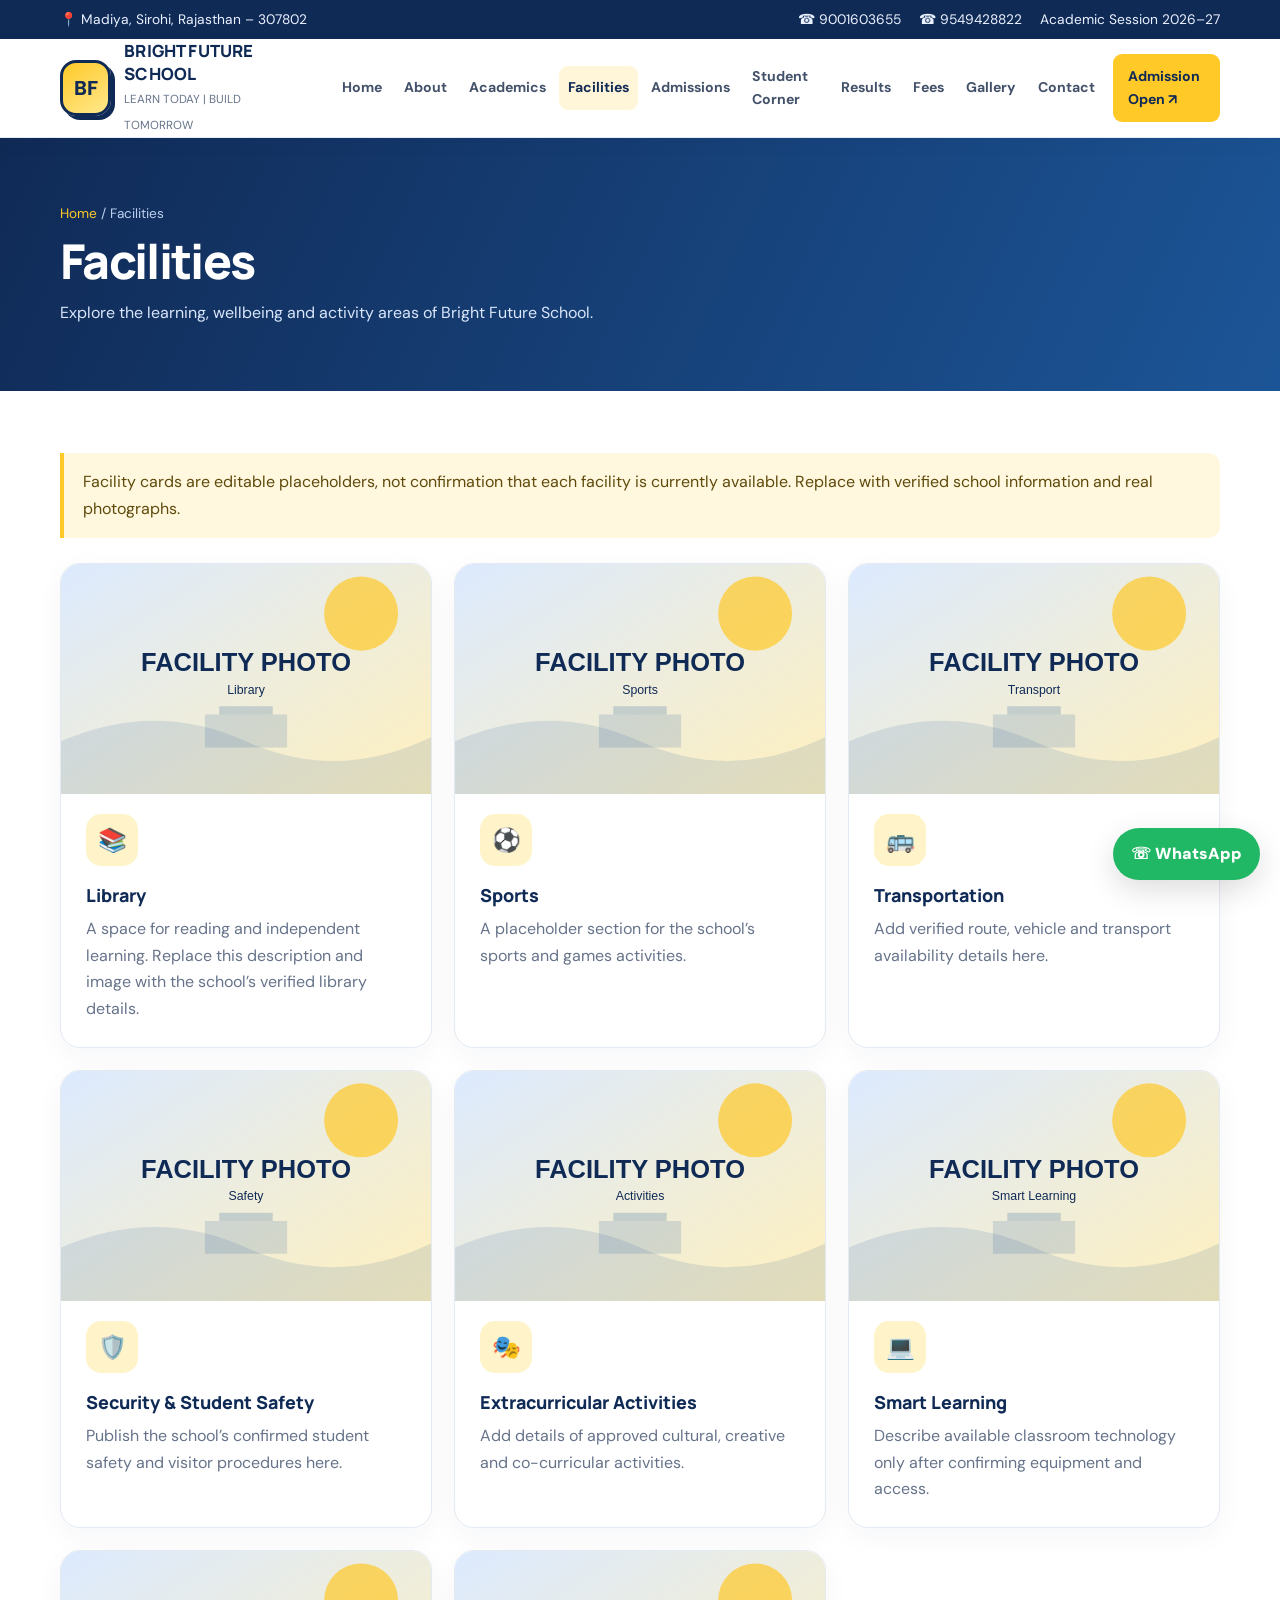
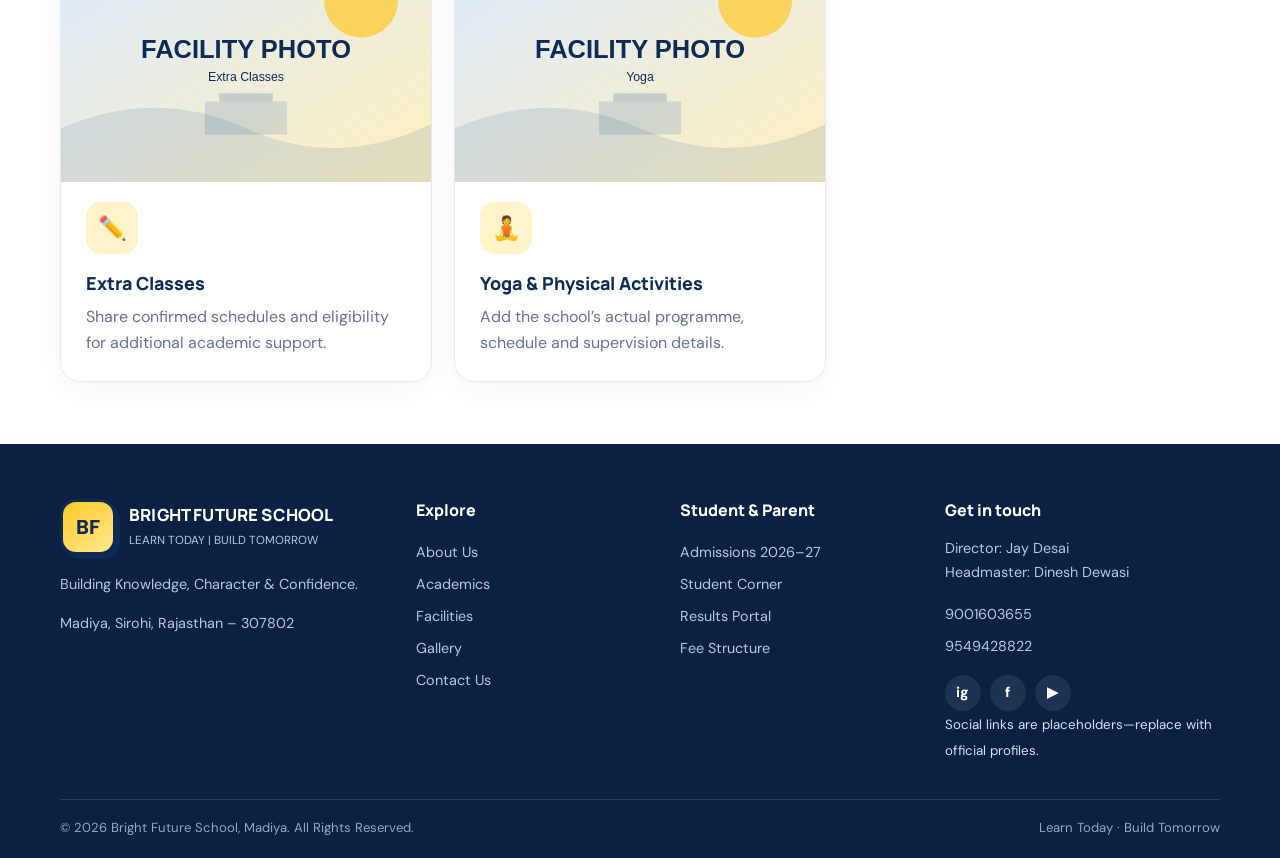
<file: facilities.html>
<!doctype html><html lang="en"><head><meta charset="utf-8"><meta name="viewport" content="width=device-width, initial-scale=1"><meta name="description" content="Facility information and photo placeholders for Bright Future School."><meta name="theme-color" content="#102a56"><title>Facilities | Bright Future School</title><link rel="stylesheet" href="css/style.css"><link rel="stylesheet" href="css/responsive.css"><link rel="stylesheet" href="css/animations.css"></head><body><div class="topbar"><div class="container"><span>📍 Madiya, Sirohi, Rajasthan – 307802</span><div class="top-links"><a href="tel:9001603655">☎ 9001603655</a><a href="tel:9549428822">☎ 9549428822</a><span>Academic Session 2026–27</span></div></div></div>
<header class="site-header"><div class="container nav-wrap"><a class="brand" href="index.html"><div class="brand-mark" aria-label="Temporary school mark">BF</div><div><strong>BRIGHT FUTURE SCHOOL</strong><small>LEARN TODAY | BUILD TOMORROW</small></div></a><button class="menu-toggle" aria-label="Toggle navigation" aria-expanded="false">☰</button><nav class="nav-links" aria-label="Main navigation"><a href="index.html">Home</a><a href="about.html">About</a><a href="academics.html">Academics</a><a href="facilities.html">Facilities</a><a href="admissions.html">Admissions</a><a href="student-corner.html">Student Corner</a><a href="results.html">Results</a><a href="fee-structure.html">Fees</a><a href="gallery.html">Gallery</a><a href="contact.html">Contact</a><a class="nav-cta" href="admissions.html">Admission Open ↗</a></nav></div></header><section class="page-hero"><div class="container"><div class="breadcrumbs"><a href="index.html">Home</a> / Facilities</div><h1>Facilities</h1><p>Explore the learning, wellbeing and activity areas of Bright Future School.</p></div></section><section class="content"><div class="container"><div class="notice" style="margin-bottom:25px">Facility cards are editable placeholders, not confirmation that each facility is currently available. Replace with verified school information and real photographs.</div><div class="grid-3"><article class="card"><div class="gallery-item" style="min-height:160px;margin:-25px -25px 20px;border-radius:20px 20px 0 0;cursor:default"><img src="images/facilities/library-placeholder.svg" alt="Library photo placeholder"></div><div class="icon-box">📚</div><h3>Library</h3><p>A space for reading and independent learning. Replace this description and image with the school’s verified library details.</p></article><article class="card"><div class="gallery-item" style="min-height:160px;margin:-25px -25px 20px;border-radius:20px 20px 0 0;cursor:default"><img src="images/facilities/sports-placeholder.svg" alt="Sports photo placeholder"></div><div class="icon-box">⚽</div><h3>Sports</h3><p>A placeholder section for the school’s sports and games activities.</p></article><article class="card"><div class="gallery-item" style="min-height:160px;margin:-25px -25px 20px;border-radius:20px 20px 0 0;cursor:default"><img src="images/facilities/transport-placeholder.svg" alt="Transportation photo placeholder"></div><div class="icon-box">🚌</div><h3>Transportation</h3><p>Add verified route, vehicle and transport availability details here.</p></article><article class="card"><div class="gallery-item" style="min-height:160px;margin:-25px -25px 20px;border-radius:20px 20px 0 0;cursor:default"><img src="images/facilities/safety-placeholder.svg" alt="Security & Student Safety photo placeholder"></div><div class="icon-box">🛡️</div><h3>Security & Student Safety</h3><p>Publish the school’s confirmed student safety and visitor procedures here.</p></article><article class="card"><div class="gallery-item" style="min-height:160px;margin:-25px -25px 20px;border-radius:20px 20px 0 0;cursor:default"><img src="images/facilities/activities-placeholder.svg" alt="Extracurricular Activities photo placeholder"></div><div class="icon-box">🎭</div><h3>Extracurricular Activities</h3><p>Add details of approved cultural, creative and co-curricular activities.</p></article><article class="card"><div class="gallery-item" style="min-height:160px;margin:-25px -25px 20px;border-radius:20px 20px 0 0;cursor:default"><img src="images/facilities/smart-learning-placeholder.svg" alt="Smart Learning photo placeholder"></div><div class="icon-box">💻</div><h3>Smart Learning</h3><p>Describe available classroom technology only after confirming equipment and access.</p></article><article class="card"><div class="gallery-item" style="min-height:160px;margin:-25px -25px 20px;border-radius:20px 20px 0 0;cursor:default"><img src="images/facilities/extra-classes-placeholder.svg" alt="Extra Classes photo placeholder"></div><div class="icon-box">✏️</div><h3>Extra Classes</h3><p>Share confirmed schedules and eligibility for additional academic support.</p></article><article class="card"><div class="gallery-item" style="min-height:160px;margin:-25px -25px 20px;border-radius:20px 20px 0 0;cursor:default"><img src="images/facilities/yoga-placeholder.svg" alt="Yoga & Physical Activities photo placeholder"></div><div class="icon-box">🧘</div><h3>Yoga & Physical Activities</h3><p>Add the school’s actual programme, schedule and supervision details.</p></article></div></div></section><footer class="footer"><div class="container"><div class="footer-grid">
<div><div class="brand"><div class="brand-mark">BF</div><div><strong style="color:#fff">BRIGHT FUTURE SCHOOL</strong><small style="color:#b7c8e1">LEARN TODAY | BUILD TOMORROW</small></div></div><p style="margin-top:18px">Building Knowledge, Character &amp; Confidence.</p><p>Madiya, Sirohi, Rajasthan – 307802</p></div>
<div><h3>Explore</h3><a href="about.html">About Us</a><a href="academics.html">Academics</a><a href="facilities.html">Facilities</a><a href="gallery.html">Gallery</a><a href="contact.html">Contact Us</a></div>
<div><h3>Student &amp; Parent</h3><a href="admissions.html">Admissions 2026–27</a><a href="student-corner.html">Student Corner</a><a href="results.html">Results Portal</a><a href="fee-structure.html">Fee Structure</a></div>
<div><h3>Get in touch</h3><p>Director: Jay Desai<br>Headmaster: Dinesh Dewasi</p><a href="tel:9001603655">9001603655</a><a href="tel:9549428822">9549428822</a><div class="socials"><a href="#" aria-label="Instagram placeholder">ig</a><a href="#" aria-label="Facebook placeholder">f</a><a href="#" aria-label="YouTube placeholder">▶</a></div><small>Social links are placeholders—replace with official profiles.</small></div>
</div><div class="footer-bottom"><span>© 2026 Bright Future School, Madiya. All Rights Reserved.</span><span>Learn Today · Build Tomorrow</span></div></div></footer><a class="whatsapp-float" href="https://wa.me/919001603655" target="_blank" rel="noopener">☏ WhatsApp</a><script src="js/main.js"></script></body></html>
</file>
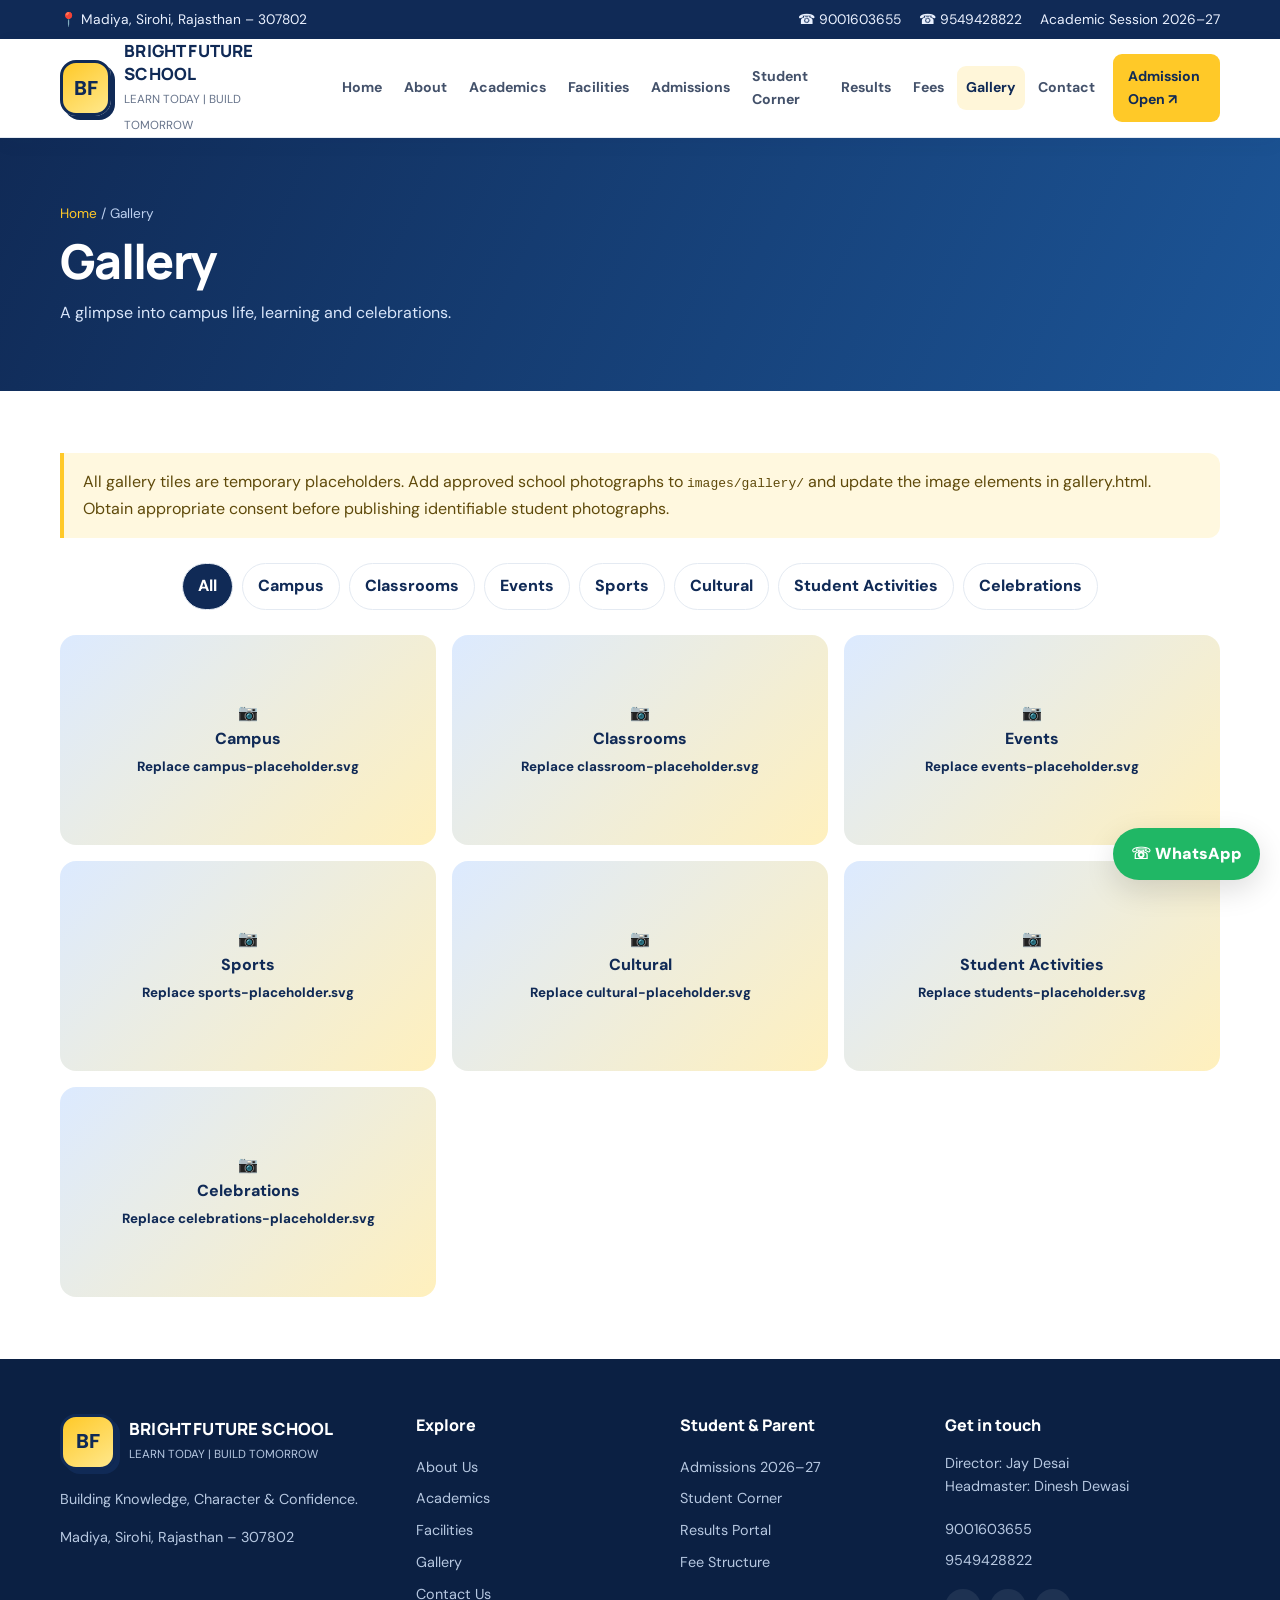
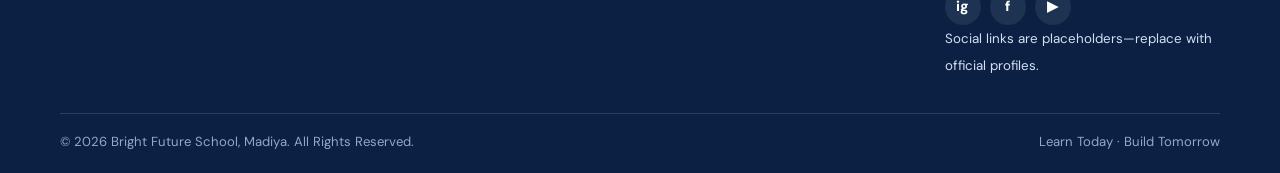
<file: gallery.html>
<!doctype html><html lang="en"><head><meta charset="utf-8"><meta name="viewport" content="width=device-width, initial-scale=1"><meta name="description" content="Gallery placeholders for Bright Future School campus, classroom, events and activities."><meta name="theme-color" content="#102a56"><title>Gallery | Bright Future School</title><link rel="stylesheet" href="css/style.css"><link rel="stylesheet" href="css/responsive.css"><link rel="stylesheet" href="css/animations.css"></head><body><div class="topbar"><div class="container"><span>📍 Madiya, Sirohi, Rajasthan – 307802</span><div class="top-links"><a href="tel:9001603655">☎ 9001603655</a><a href="tel:9549428822">☎ 9549428822</a><span>Academic Session 2026–27</span></div></div></div>
<header class="site-header"><div class="container nav-wrap"><a class="brand" href="index.html"><div class="brand-mark" aria-label="Temporary school mark">BF</div><div><strong>BRIGHT FUTURE SCHOOL</strong><small>LEARN TODAY | BUILD TOMORROW</small></div></a><button class="menu-toggle" aria-label="Toggle navigation" aria-expanded="false">☰</button><nav class="nav-links" aria-label="Main navigation"><a href="index.html">Home</a><a href="about.html">About</a><a href="academics.html">Academics</a><a href="facilities.html">Facilities</a><a href="admissions.html">Admissions</a><a href="student-corner.html">Student Corner</a><a href="results.html">Results</a><a href="fee-structure.html">Fees</a><a href="gallery.html">Gallery</a><a href="contact.html">Contact</a><a class="nav-cta" href="admissions.html">Admission Open ↗</a></nav></div></header><section class="page-hero"><div class="container"><div class="breadcrumbs"><a href="index.html">Home</a> / Gallery</div><h1>Gallery</h1><p>A glimpse into campus life, learning and celebrations.</p></div></section><section class="content"><div class="container"><div class="notice" style="margin-bottom:25px">All gallery tiles are temporary placeholders. Add approved school photographs to <code>images/gallery/</code> and update the image elements in gallery.html. Obtain appropriate consent before publishing identifiable student photographs.</div><div class="gallery-filters"><button class="filter-btn active" data-filter="all">All</button><button class="filter-btn" data-filter="campus">Campus</button><button class="filter-btn" data-filter="classroom">Classrooms</button><button class="filter-btn" data-filter="events">Events</button><button class="filter-btn" data-filter="sports">Sports</button><button class="filter-btn" data-filter="cultural">Cultural</button><button class="filter-btn" data-filter="students">Student Activities</button><button class="filter-btn" data-filter="celebrations">Celebrations</button></div><div class="gallery-grid"><div class="gallery-item" data-category="campus" data-caption="Campus — replace with a real school photo"><div class="gallery-placeholder"><span>📷<br>Campus<br><small>Replace campus-placeholder.svg</small></span></div></div><div class="gallery-item" data-category="classroom" data-caption="Classrooms — replace with a real school photo"><div class="gallery-placeholder"><span>📷<br>Classrooms<br><small>Replace classroom-placeholder.svg</small></span></div></div><div class="gallery-item" data-category="events" data-caption="Events — replace with a real school photo"><div class="gallery-placeholder"><span>📷<br>Events<br><small>Replace events-placeholder.svg</small></span></div></div><div class="gallery-item" data-category="sports" data-caption="Sports — replace with a real school photo"><div class="gallery-placeholder"><span>📷<br>Sports<br><small>Replace sports-placeholder.svg</small></span></div></div><div class="gallery-item" data-category="cultural" data-caption="Cultural — replace with a real school photo"><div class="gallery-placeholder"><span>📷<br>Cultural<br><small>Replace cultural-placeholder.svg</small></span></div></div><div class="gallery-item" data-category="students" data-caption="Student Activities — replace with a real school photo"><div class="gallery-placeholder"><span>📷<br>Student Activities<br><small>Replace students-placeholder.svg</small></span></div></div><div class="gallery-item" data-category="celebrations" data-caption="Celebrations — replace with a real school photo"><div class="gallery-placeholder"><span>📷<br>Celebrations<br><small>Replace celebrations-placeholder.svg</small></span></div></div></div></div></section><div class="lightbox"><div class="lightbox-inner"><h2>Bright Future School</h2><p></p><button aria-label="Close preview">✕</button></div></div><footer class="footer"><div class="container"><div class="footer-grid">
<div><div class="brand"><div class="brand-mark">BF</div><div><strong style="color:#fff">BRIGHT FUTURE SCHOOL</strong><small style="color:#b7c8e1">LEARN TODAY | BUILD TOMORROW</small></div></div><p style="margin-top:18px">Building Knowledge, Character &amp; Confidence.</p><p>Madiya, Sirohi, Rajasthan – 307802</p></div>
<div><h3>Explore</h3><a href="about.html">About Us</a><a href="academics.html">Academics</a><a href="facilities.html">Facilities</a><a href="gallery.html">Gallery</a><a href="contact.html">Contact Us</a></div>
<div><h3>Student &amp; Parent</h3><a href="admissions.html">Admissions 2026–27</a><a href="student-corner.html">Student Corner</a><a href="results.html">Results Portal</a><a href="fee-structure.html">Fee Structure</a></div>
<div><h3>Get in touch</h3><p>Director: Jay Desai<br>Headmaster: Dinesh Dewasi</p><a href="tel:9001603655">9001603655</a><a href="tel:9549428822">9549428822</a><div class="socials"><a href="#" aria-label="Instagram placeholder">ig</a><a href="#" aria-label="Facebook placeholder">f</a><a href="#" aria-label="YouTube placeholder">▶</a></div><small>Social links are placeholders—replace with official profiles.</small></div>
</div><div class="footer-bottom"><span>© 2026 Bright Future School, Madiya. All Rights Reserved.</span><span>Learn Today · Build Tomorrow</span></div></div></footer><a class="whatsapp-float" href="https://wa.me/919001603655" target="_blank" rel="noopener">☏ WhatsApp</a><script src="js/main.js"></script><script src="js/gallery.js"></script></body></html>
</file>
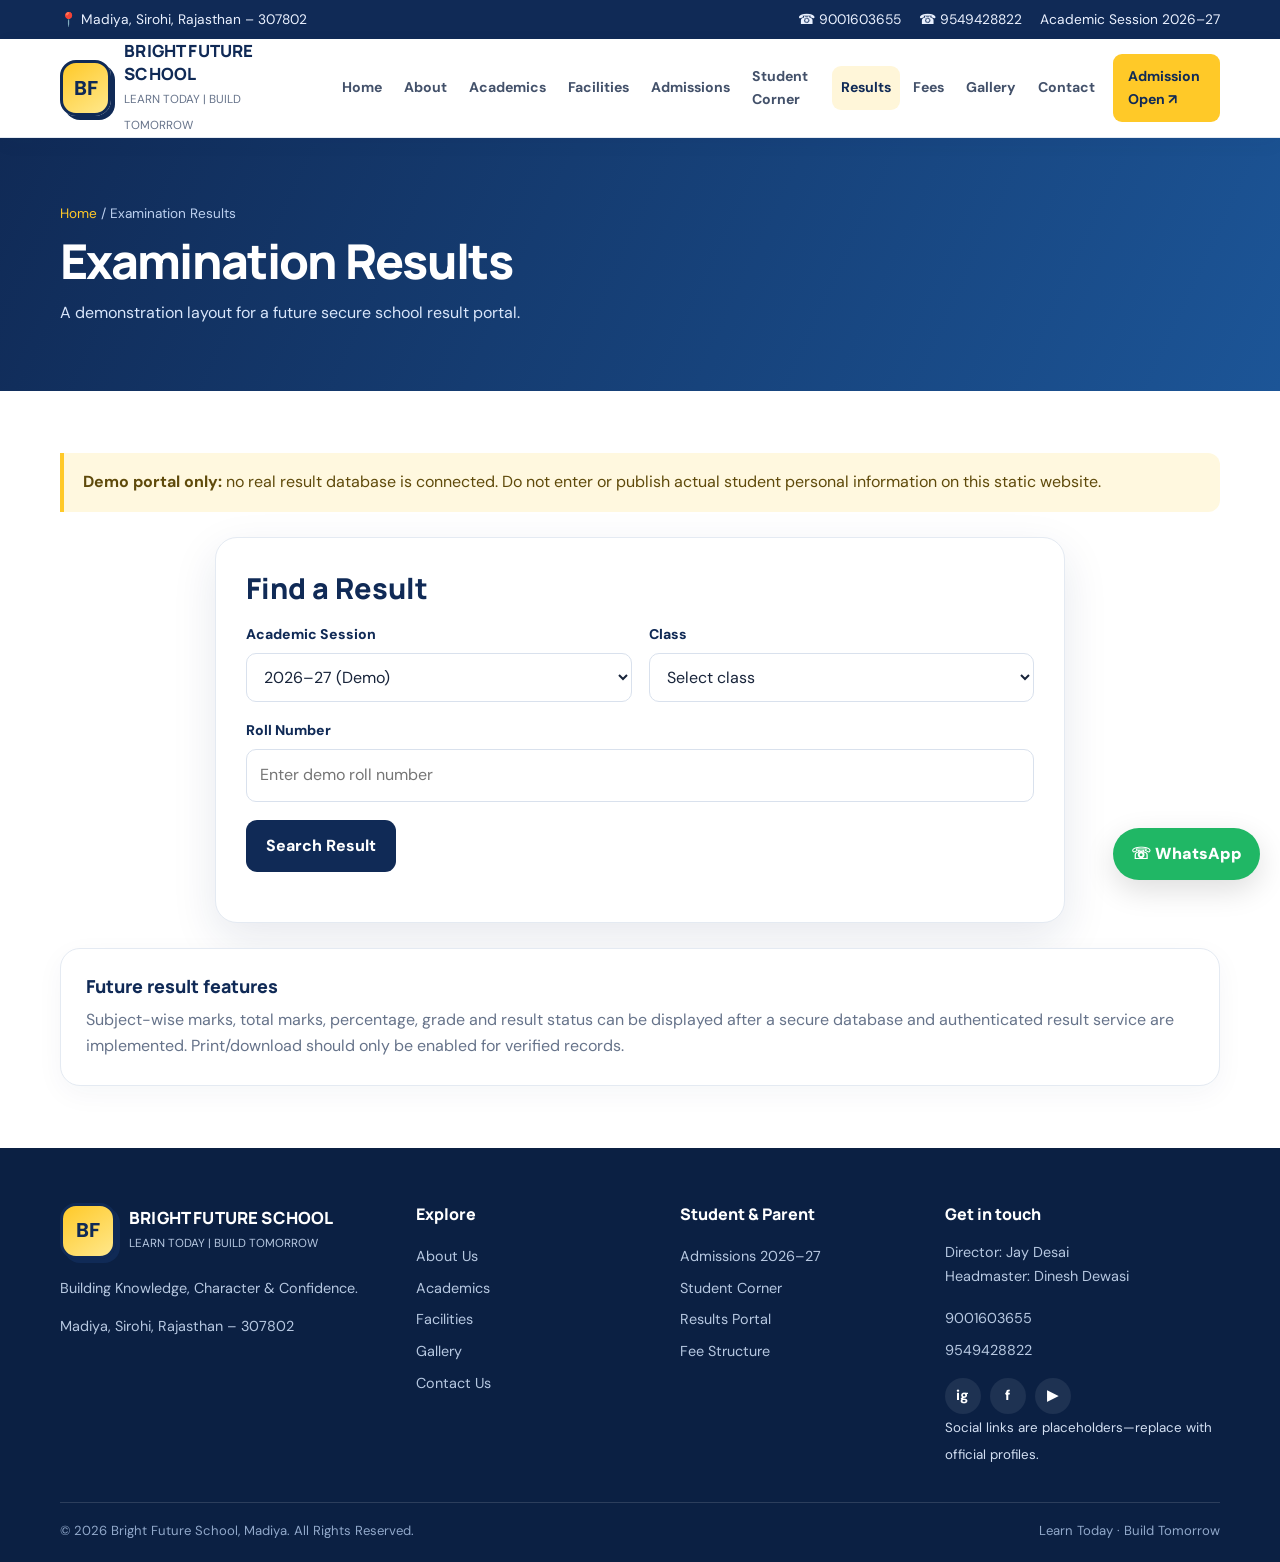
<file: results.html>
<!doctype html><html lang="en"><head><meta charset="utf-8"><meta name="viewport" content="width=device-width, initial-scale=1"><meta name="description" content="Demo examination result portal for Bright Future School."><meta name="theme-color" content="#102a56"><title>Results | Bright Future School</title><link rel="stylesheet" href="css/style.css"><link rel="stylesheet" href="css/responsive.css"><link rel="stylesheet" href="css/animations.css"></head><body><div class="topbar"><div class="container"><span>📍 Madiya, Sirohi, Rajasthan – 307802</span><div class="top-links"><a href="tel:9001603655">☎ 9001603655</a><a href="tel:9549428822">☎ 9549428822</a><span>Academic Session 2026–27</span></div></div></div>
<header class="site-header"><div class="container nav-wrap"><a class="brand" href="index.html"><div class="brand-mark" aria-label="Temporary school mark">BF</div><div><strong>BRIGHT FUTURE SCHOOL</strong><small>LEARN TODAY | BUILD TOMORROW</small></div></a><button class="menu-toggle" aria-label="Toggle navigation" aria-expanded="false">☰</button><nav class="nav-links" aria-label="Main navigation"><a href="index.html">Home</a><a href="about.html">About</a><a href="academics.html">Academics</a><a href="facilities.html">Facilities</a><a href="admissions.html">Admissions</a><a href="student-corner.html">Student Corner</a><a href="results.html">Results</a><a href="fee-structure.html">Fees</a><a href="gallery.html">Gallery</a><a href="contact.html">Contact</a><a class="nav-cta" href="admissions.html">Admission Open ↗</a></nav></div></header><section class="page-hero"><div class="container"><div class="breadcrumbs"><a href="index.html">Home</a> / Examination Results</div><h1>Examination Results</h1><p>A demonstration layout for a future secure school result portal.</p></div></section>
<section class="content"><div class="container"><div class="notice" style="margin-bottom:25px"><b>Demo portal only:</b> no real result database is connected. Do not enter or publish actual student personal information on this static website.</div><form id="result-search" class="form-card"><h2>Find a Result</h2><div class="form-grid"><div class="field"><label>Academic Session</label><select required><option>2026–27 (Demo)</option><option>2025–26 (Demo)</option></select></div><div class="field"><label>Class</label><select required><option value="">Select class</option><option>Class 1</option><option>Class 2</option><option>Class 3</option><option>Class 4</option><option>Class 5</option><option>Class 6</option><option>Class 7</option><option>Class 8</option></select></div><div class="field full"><label>Roll Number</label><input required placeholder="Enter demo roll number"></div></div><button class="btn btn-blue" style="margin-top:18px">Search Result</button><div id="result-output" style="margin-top:20px" aria-live="polite"></div></form><div class="card" style="margin-top:25px"><h3>Future result features</h3><p>Subject-wise marks, total marks, percentage, grade and result status can be displayed after a secure database and authenticated result service are implemented. Print/download should only be enabled for verified records.</p></div></div></section><footer class="footer"><div class="container"><div class="footer-grid">
<div><div class="brand"><div class="brand-mark">BF</div><div><strong style="color:#fff">BRIGHT FUTURE SCHOOL</strong><small style="color:#b7c8e1">LEARN TODAY | BUILD TOMORROW</small></div></div><p style="margin-top:18px">Building Knowledge, Character &amp; Confidence.</p><p>Madiya, Sirohi, Rajasthan – 307802</p></div>
<div><h3>Explore</h3><a href="about.html">About Us</a><a href="academics.html">Academics</a><a href="facilities.html">Facilities</a><a href="gallery.html">Gallery</a><a href="contact.html">Contact Us</a></div>
<div><h3>Student &amp; Parent</h3><a href="admissions.html">Admissions 2026–27</a><a href="student-corner.html">Student Corner</a><a href="results.html">Results Portal</a><a href="fee-structure.html">Fee Structure</a></div>
<div><h3>Get in touch</h3><p>Director: Jay Desai<br>Headmaster: Dinesh Dewasi</p><a href="tel:9001603655">9001603655</a><a href="tel:9549428822">9549428822</a><div class="socials"><a href="#" aria-label="Instagram placeholder">ig</a><a href="#" aria-label="Facebook placeholder">f</a><a href="#" aria-label="YouTube placeholder">▶</a></div><small>Social links are placeholders—replace with official profiles.</small></div>
</div><div class="footer-bottom"><span>© 2026 Bright Future School, Madiya. All Rights Reserved.</span><span>Learn Today · Build Tomorrow</span></div></div></footer><a class="whatsapp-float" href="https://wa.me/919001603655" target="_blank" rel="noopener">☏ WhatsApp</a><script src="js/main.js"></script><script src="js/results.js"></script></body></html>
</file>
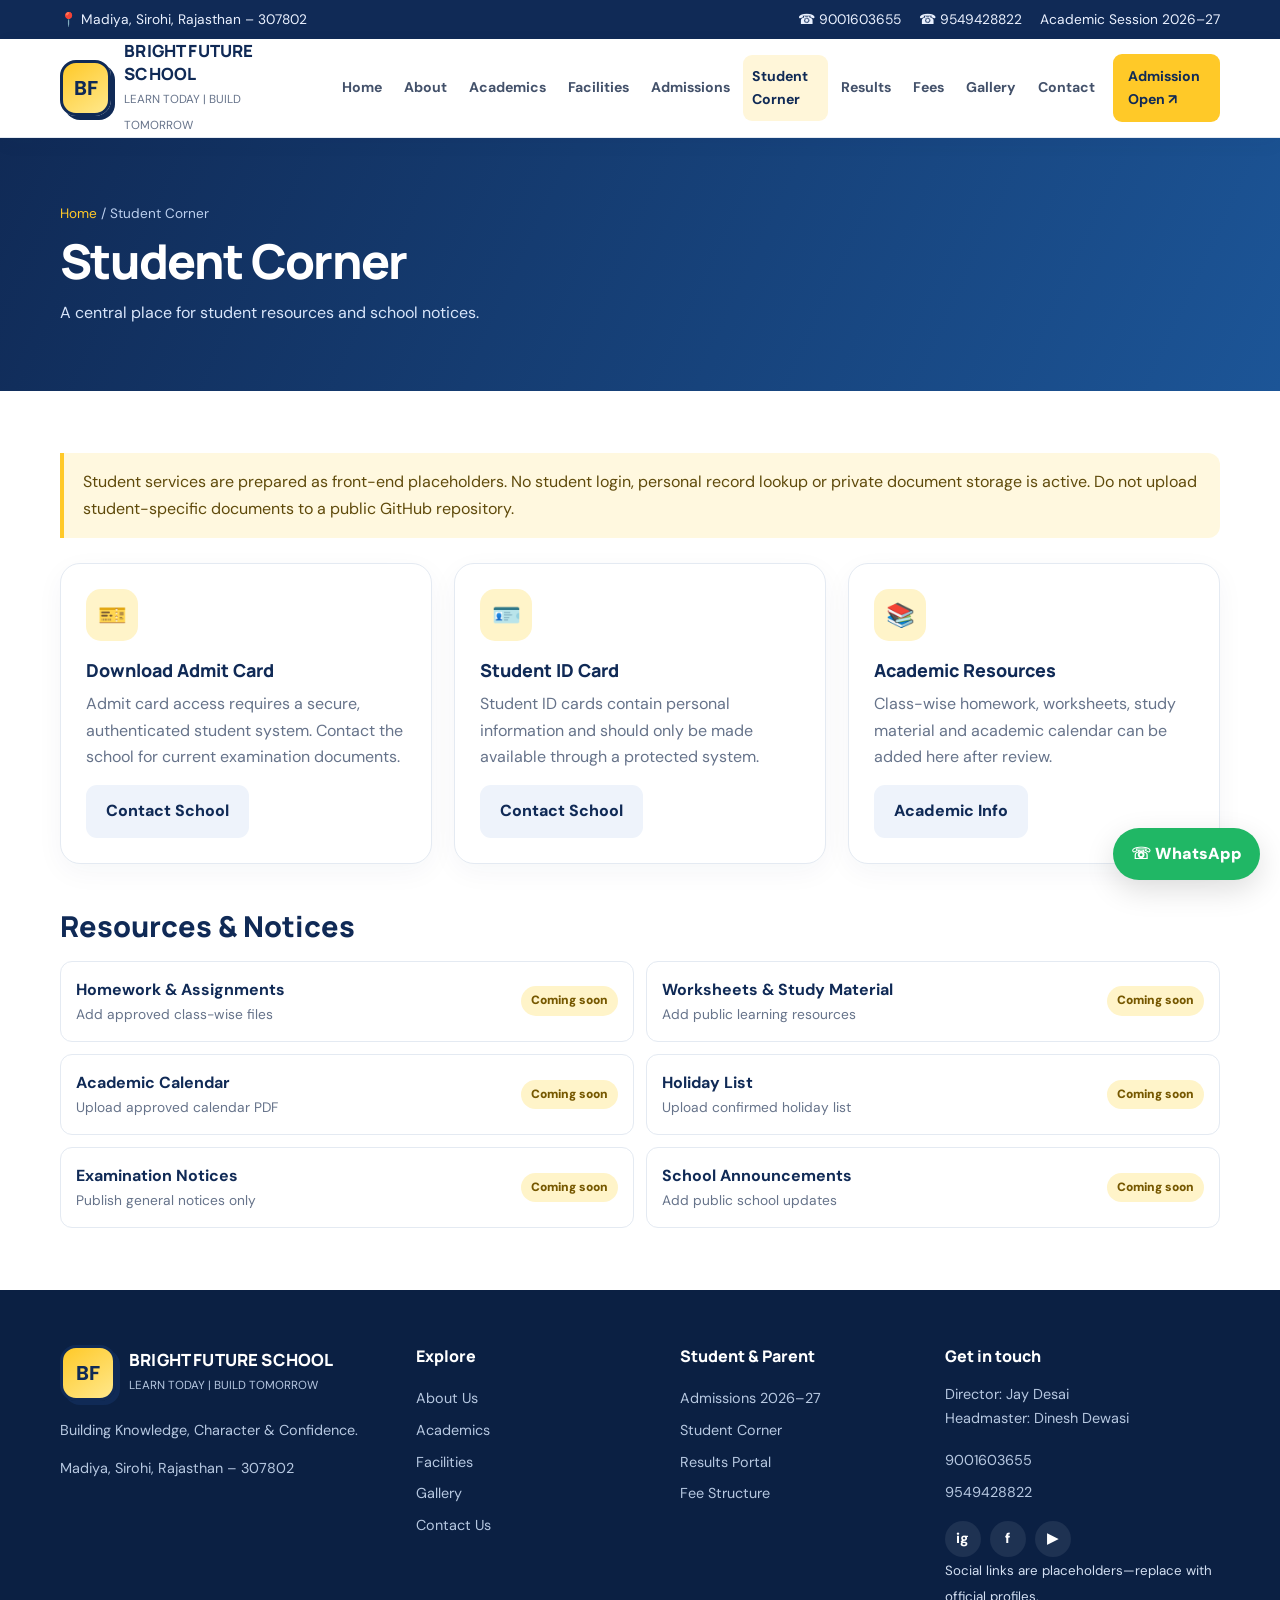
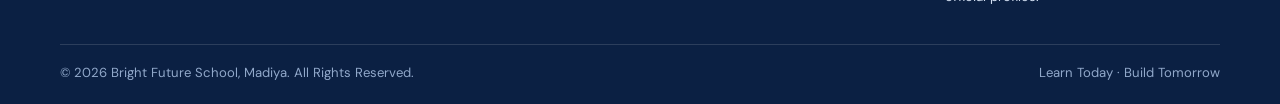
<file: student-corner.html>
<!doctype html><html lang="en"><head><meta charset="utf-8"><meta name="viewport" content="width=device-width, initial-scale=1"><meta name="description" content="Student resources, notices and secure student services information."><meta name="theme-color" content="#102a56"><title>Student Corner | Bright Future School</title><link rel="stylesheet" href="css/style.css"><link rel="stylesheet" href="css/responsive.css"><link rel="stylesheet" href="css/animations.css"></head><body><div class="topbar"><div class="container"><span>📍 Madiya, Sirohi, Rajasthan – 307802</span><div class="top-links"><a href="tel:9001603655">☎ 9001603655</a><a href="tel:9549428822">☎ 9549428822</a><span>Academic Session 2026–27</span></div></div></div>
<header class="site-header"><div class="container nav-wrap"><a class="brand" href="index.html"><div class="brand-mark" aria-label="Temporary school mark">BF</div><div><strong>BRIGHT FUTURE SCHOOL</strong><small>LEARN TODAY | BUILD TOMORROW</small></div></a><button class="menu-toggle" aria-label="Toggle navigation" aria-expanded="false">☰</button><nav class="nav-links" aria-label="Main navigation"><a href="index.html">Home</a><a href="about.html">About</a><a href="academics.html">Academics</a><a href="facilities.html">Facilities</a><a href="admissions.html">Admissions</a><a href="student-corner.html">Student Corner</a><a href="results.html">Results</a><a href="fee-structure.html">Fees</a><a href="gallery.html">Gallery</a><a href="contact.html">Contact</a><a class="nav-cta" href="admissions.html">Admission Open ↗</a></nav></div></header><section class="page-hero"><div class="container"><div class="breadcrumbs"><a href="index.html">Home</a> / Student Corner</div><h1>Student Corner</h1><p>A central place for student resources and school notices.</p></div></section>
<section class="content"><div class="container"><div class="notice">Student services are prepared as front-end placeholders. No student login, personal record lookup or private document storage is active. Do not upload student-specific documents to a public GitHub repository.</div><div class="grid-3" style="margin-top:25px"><article class="card"><div class="icon-box">🎫</div><h3>Download Admit Card</h3><p>Admit card access requires a secure, authenticated student system. Contact the school for current examination documents.</p><a class="btn btn-light" href="contact.html" style="margin-top:15px">Contact School</a></article><article class="card"><div class="icon-box">🪪</div><h3>Student ID Card</h3><p>Student ID cards contain personal information and should only be made available through a protected system.</p><a class="btn btn-light" href="contact.html" style="margin-top:15px">Contact School</a></article><article class="card"><div class="icon-box">📚</div><h3>Academic Resources</h3><p>Class-wise homework, worksheets, study material and academic calendar can be added here after review.</p><a class="btn btn-light" href="academics.html" style="margin-top:15px">Academic Info</a></article></div><h2 style="margin-top:42px">Resources &amp; Notices</h2><div class="resource-list"><div class="resource"><div><strong>Homework &amp; Assignments</strong><div class="small">Add approved class-wise files</div></div><span class="pill">Coming soon</span></div><div class="resource"><div><strong>Worksheets &amp; Study Material</strong><div class="small">Add public learning resources</div></div><span class="pill">Coming soon</span></div><div class="resource"><div><strong>Academic Calendar</strong><div class="small">Upload approved calendar PDF</div></div><span class="pill">Coming soon</span></div><div class="resource"><div><strong>Holiday List</strong><div class="small">Upload confirmed holiday list</div></div><span class="pill">Coming soon</span></div><div class="resource"><div><strong>Examination Notices</strong><div class="small">Publish general notices only</div></div><span class="pill">Coming soon</span></div><div class="resource"><div><strong>School Announcements</strong><div class="small">Add public school updates</div></div><span class="pill">Coming soon</span></div></div></div></section><footer class="footer"><div class="container"><div class="footer-grid">
<div><div class="brand"><div class="brand-mark">BF</div><div><strong style="color:#fff">BRIGHT FUTURE SCHOOL</strong><small style="color:#b7c8e1">LEARN TODAY | BUILD TOMORROW</small></div></div><p style="margin-top:18px">Building Knowledge, Character &amp; Confidence.</p><p>Madiya, Sirohi, Rajasthan – 307802</p></div>
<div><h3>Explore</h3><a href="about.html">About Us</a><a href="academics.html">Academics</a><a href="facilities.html">Facilities</a><a href="gallery.html">Gallery</a><a href="contact.html">Contact Us</a></div>
<div><h3>Student &amp; Parent</h3><a href="admissions.html">Admissions 2026–27</a><a href="student-corner.html">Student Corner</a><a href="results.html">Results Portal</a><a href="fee-structure.html">Fee Structure</a></div>
<div><h3>Get in touch</h3><p>Director: Jay Desai<br>Headmaster: Dinesh Dewasi</p><a href="tel:9001603655">9001603655</a><a href="tel:9549428822">9549428822</a><div class="socials"><a href="#" aria-label="Instagram placeholder">ig</a><a href="#" aria-label="Facebook placeholder">f</a><a href="#" aria-label="YouTube placeholder">▶</a></div><small>Social links are placeholders—replace with official profiles.</small></div>
</div><div class="footer-bottom"><span>© 2026 Bright Future School, Madiya. All Rights Reserved.</span><span>Learn Today · Build Tomorrow</span></div></div></footer><a class="whatsapp-float" href="https://wa.me/919001603655" target="_blank" rel="noopener">☏ WhatsApp</a><script src="js/main.js"></script></body></html>
</file>
<file: css/style.css>
@import url('https://fonts.googleapis.com/css2?family=DM+Sans:wght@400;500;600;700;800&family=Manrope:wght@400;500;600;700;800&display=swap');
:root{--navy:#102a56;--blue:#174b91;--yellow:#ffc928;--red:#d94848;--ink:#18243a;--muted:#66738a;--paper:#f5f8fc;--white:#fff;--line:#e4eaf2;--shadow:0 16px 45px rgba(16,42,86,.10);--radius:20px}
*{box-sizing:border-box}html{scroll-behavior:smooth}body{margin:0;font-family:'DM Sans',sans-serif;color:var(--ink);background:#fff;line-height:1.65}a{color:inherit;text-decoration:none}img{max-width:100%;display:block}button,input,select,textarea{font:inherit}.container{width:min(1160px,calc(100% - 40px));margin:auto}.topbar{background:var(--navy);color:#eaf1ff;font-size:.86rem;padding:8px 0}.topbar .container,.top-links{display:flex;justify-content:space-between;gap:18px;align-items:center}.top-links{flex-wrap:wrap}.site-header{position:sticky;top:0;z-index:50;background:#fff;border-bottom:1px solid var(--line);box-shadow:0 5px 20px rgba(16,42,86,.04)}.nav-wrap{min-height:88px;display:flex;align-items:center;justify-content:space-between;gap:24px}.brand{display:flex;align-items:center;gap:13px;min-width:230px}.brand-mark{width:56px;height:56px;border-radius:16px;background:linear-gradient(145deg,var(--yellow),#ffe88c);display:grid;place-items:center;color:var(--navy);font-weight:900;font-size:1.25rem;border:3px solid var(--navy);box-shadow:4px 4px 0 var(--navy)}.brand strong{display:block;color:var(--navy);font:800 1.05rem Manrope,sans-serif;letter-spacing:.01em}.brand small{color:var(--muted);font-size:.73rem}.nav-links{display:flex;align-items:center;gap:4px}.nav-links a{padding:10px 9px;border-radius:9px;font-size:.88rem;font-weight:700;color:#43516a;transition:.2s}.nav-links a:hover,.nav-links a.active{background:#fff6d9;color:var(--navy)}.nav-links .nav-cta{background:var(--yellow);color:var(--navy);padding:11px 15px;margin-left:5px}.menu-toggle{display:none;border:0;background:var(--paper);border-radius:10px;padding:10px;color:var(--navy);font-size:1.3rem}.hero{background:var(--navy);color:#fff;overflow:hidden;position:relative}.hero:before{content:"";position:absolute;width:520px;height:520px;border-radius:50%;background:rgba(255,201,40,.12);right:-130px;top:-210px}.hero-grid{display:grid;grid-template-columns:1fr 1.05fr;gap:45px;align-items:center;padding:72px 0;position:relative}.eyebrow{display:inline-flex;align-items:center;gap:8px;color:#b8d2ff;font-weight:800;letter-spacing:.13em;text-transform:uppercase;font-size:.75rem}.eyebrow:before{content:"";width:24px;height:3px;background:var(--yellow);border-radius:4px}.hero h1{font:800 clamp(2.5rem,5vw,4.6rem)/1.08 Manrope,sans-serif;margin:17px 0 20px;letter-spacing:-.045em}.hero h1 span{color:var(--yellow)}.hero p{color:#d5e0f3;max-width:520px;font-size:1.06rem}.hero-actions{display:flex;gap:12px;flex-wrap:wrap;margin-top:28px}.btn{display:inline-flex;align-items:center;justify-content:center;gap:9px;padding:13px 20px;border-radius:11px;border:0;font-weight:800;cursor:pointer;transition:.2s}.btn:hover{transform:translateY(-2px)}.btn-yellow{background:var(--yellow);color:var(--navy);box-shadow:0 8px 20px rgba(255,201,40,.2)}.btn-outline{border:1px solid rgba(255,255,255,.45);color:#fff;background:transparent}.btn-blue{background:var(--navy);color:#fff}.btn-light{background:#eef3fb;color:var(--navy)}.hero-visual{position:relative;min-height:390px}.hero-photo{height:390px;border-radius:28px;overflow:hidden;background:linear-gradient(135deg,#e9f1ff,#ffc928);box-shadow:0 25px 60px rgba(0,0,0,.22);position:relative}.hero-photo img{width:100%;height:100%;object-fit:cover}.photo-placeholder{height:100%;display:grid;place-items:center;text-align:center;padding:25px;color:var(--navy);background:linear-gradient(135deg,#dceaff,#fff1bd)}.photo-placeholder .symbol{font-size:4rem}.photo-placeholder strong{display:block;font:800 1.3rem Manrope}.photo-placeholder small{color:#52617a}.slide-controls{position:absolute;bottom:17px;right:17px;display:flex;gap:8px}.slide-controls button,.dots button{border:0;cursor:pointer}.slide-controls button{width:40px;height:40px;border-radius:50%;background:#fff;color:var(--navy);font-size:1.1rem}.slide-dots{position:absolute;bottom:28px;left:25px;display:flex;gap:7px}.slide-dots button{width:8px;height:8px;border-radius:10px;background:#ffffff80}.slide-dots button.active{width:24px;background:var(--yellow)}.floating-note{position:absolute;left:-24px;bottom:28px;background:#fff;color:var(--navy);border-radius:15px;padding:15px 19px;box-shadow:var(--shadow);font-weight:800}.floating-note small{display:block;color:var(--muted);font-weight:600}.section{padding:78px 0}.section-soft{background:var(--paper)}.section-head{max-width:680px;margin:0 auto 38px;text-align:center}.kicker{color:var(--blue);font-size:.75rem;font-weight:900;letter-spacing:.15em;text-transform:uppercase}.section-head h2,.page-hero h1{font:800 clamp(2rem,4vw,3rem)/1.15 Manrope,sans-serif;color:var(--navy);letter-spacing:-.035em;margin:10px 0 13px}.section-head p{color:var(--muted);margin:0}.grid-3{display:grid;grid-template-columns:repeat(3,1fr);gap:22px}.grid-2{display:grid;grid-template-columns:repeat(2,1fr);gap:24px}.card{background:#fff;border:1px solid var(--line);border-radius:var(--radius);padding:25px;box-shadow:0 8px 28px rgba(16,42,86,.045);transition:.25s}.card:hover{transform:translateY(-5px);box-shadow:var(--shadow)}.icon-box{width:52px;height:52px;border-radius:15px;background:#fff4c9;color:var(--navy);display:grid;place-items:center;font-size:1.45rem;margin-bottom:17px}.card h3{font:800 1.15rem Manrope;color:var(--navy);margin:0 0 9px}.card p{color:var(--muted);margin:0}.quick-card{display:flex;gap:16px;align-items:center}.quick-card .icon-box{flex:none;margin:0}.quick-card h3{font-size:1rem;margin:0}.quick-card p{font-size:.85rem;margin-top:3px}.profile{display:grid;grid-template-columns:.75fr 1.25fr;gap:35px;align-items:center}.profile.reverse{grid-template-columns:1.25fr .75fr}.profile-photo{min-height:330px;border-radius:24px;background:linear-gradient(135deg,#dceaff,#fff0bd);display:grid;place-items:center;text-align:center;color:var(--navy);padding:25px}.profile-photo .symbol{font-size:4rem}.profile-photo strong{display:block;font:800 1.2rem Manrope}.profile-copy h2{font:800 2rem Manrope;color:var(--navy);margin:8px 0 14px}.profile-copy p{color:var(--muted)}.profile-name{font-weight:800;color:var(--blue)}.page-hero{background:linear-gradient(115deg,var(--navy),#1c5597);color:#fff;padding:65px 0}.page-hero h1{color:#fff;margin:7px 0 12px}.page-hero p{color:#d9e6fb;max-width:700px;margin:0}.breadcrumbs{font-size:.85rem;color:#bcd0ef}.breadcrumbs a{color:var(--yellow)}.content{padding:62px 0}.content h2{font:800 1.8rem Manrope;color:var(--navy);margin:0 0 15px}.content h3{font:800 1.12rem Manrope;color:var(--navy)}.content p,.content li{color:var(--muted)}.check-list{padding-left:20px}.check-list li{padding:5px 0}.notice{border-left:4px solid var(--yellow);background:#fff8df;padding:16px 19px;border-radius:0 12px 12px 0;color:#5f4a0b}.stats{display:grid;grid-template-columns:repeat(4,1fr);gap:15px;margin-top:35px}.stat{background:#fff;border:1px solid var(--line);border-radius:16px;padding:19px;text-align:center}.stat strong{display:block;font:800 1.7rem Manrope;color:var(--navy)}.stat span{color:var(--muted);font-size:.85rem}.form-card{max-width:850px;margin:auto;background:#fff;border:1px solid var(--line);border-radius:22px;padding:30px;box-shadow:var(--shadow)}.form-grid{display:grid;grid-template-columns:repeat(2,1fr);gap:17px}.field{display:flex;flex-direction:column;gap:7px}.field.full{grid-column:1/-1}.field label{font-size:.88rem;font-weight:800;color:var(--navy)}.field input,.field select,.field textarea{width:100%;padding:12px 13px;border:1px solid #d9e1ed;border-radius:10px;background:#fff;color:var(--ink);outline:none}.field input:focus,.field select:focus,.field textarea:focus{border-color:var(--blue);box-shadow:0 0 0 3px #174b9118}.form-message{margin-top:14px;padding:12px;border-radius:10px;display:none}.form-message.show{display:block;background:#eaf7ef;color:#17633a}.table-wrap{overflow-x:auto;border:1px solid var(--line);border-radius:14px}table{width:100%;border-collapse:collapse;min-width:650px}th,td{padding:13px 15px;text-align:left;border-bottom:1px solid var(--line)}th{background:#edf3fb;color:var(--navy);font-size:.85rem}td{color:var(--muted)}.gallery-filters{display:flex;justify-content:center;gap:9px;flex-wrap:wrap;margin-bottom:25px}.filter-btn{border:1px solid var(--line);background:#fff;padding:9px 15px;border-radius:99px;color:var(--navy);font-weight:800;cursor:pointer}.filter-btn.active{background:var(--navy);color:#fff}.gallery-grid{display:grid;grid-template-columns:repeat(3,1fr);gap:16px}.gallery-item{border-radius:16px;overflow:hidden;min-height:210px;cursor:pointer;position:relative;background:linear-gradient(135deg,#dceaff,#fff0bd)}.gallery-item img{width:100%;height:100%;min-height:210px;object-fit:cover}.gallery-placeholder{min-height:210px;height:100%;display:grid;place-items:center;text-align:center;color:var(--navy);font-weight:800;padding:20px}.gallery-item.hide{display:none}.lightbox{position:fixed;inset:0;background:#08152beF;z-index:100;display:none;place-items:center;padding:25px}.lightbox.show{display:grid}.lightbox-inner{color:#fff;text-align:center}.lightbox-inner button{background:#fff;border:0;border-radius:50%;width:42px;height:42px;margin:12px;cursor:pointer}.footer{background:#0b2043;color:#d4e0f3;padding:55px 0 20px}.footer-grid{display:grid;grid-template-columns:1.4fr 1fr 1fr 1.2fr;gap:35px}.footer h3{color:#fff;font:800 1rem Manrope;margin:0 0 16px}.footer p,.footer a{color:#b7c8e1;font-size:.9rem}.footer a{display:block;padding:4px 0}.footer a:hover{color:var(--yellow)}.footer-bottom{border-top:1px solid #ffffff22;margin-top:35px;padding-top:17px;display:flex;justify-content:space-between;gap:15px;color:#91a8ca;font-size:.82rem}.socials{display:flex;gap:9px;margin-top:12px}.socials a{width:36px;height:36px;border-radius:50%;display:grid;place-items:center;background:#ffffff14;color:#fff;font-weight:800}.whatsapp-float{position:fixed;right:20px;bottom:20px;z-index:40;background:#20b765;color:#fff;border-radius:50px;padding:13px 18px;font-weight:900;box-shadow:0 10px 30px #0002}.mobile-only{display:none}.small{font-size:.86rem;color:var(--muted)}.pill{display:inline-block;padding:5px 10px;border-radius:99px;background:#fff4c9;color:#765800;font-size:.75rem;font-weight:900}.resource-list{display:grid;grid-template-columns:repeat(2,1fr);gap:12px}.resource{border:1px solid var(--line);border-radius:12px;padding:15px;display:flex;justify-content:space-between;gap:12px;align-items:center}.resource strong{color:var(--navy)}.resource a{color:var(--blue);font-weight:800}.print-only{display:none}
@media(max-width:1050px){.nav-links{gap:0}.nav-links a{font-size:.8rem;padding:9px 7px}.brand{min-width:190px}.footer-grid{grid-template-columns:repeat(2,1fr)}}
@media(max-width:820px){.nav-wrap{min-height:75px}.menu-toggle{display:block}.nav-links{display:none;position:absolute;top:75px;left:0;right:0;background:#fff;padding:15px 20px 20px;border-bottom:1px solid var(--line);box-shadow:var(--shadow);flex-direction:column;align-items:stretch}.nav-links.open{display:flex}.nav-links a{padding:12px}.nav-links .nav-cta{margin:7px 0 0;text-align:center}.hero-grid{grid-template-columns:1fr;padding:55px 0;gap:35px}.hero-visual{min-height:320px}.hero-photo{height:320px}.floating-note{left:10px}.grid-3{grid-template-columns:repeat(2,1fr)}.profile,.profile.reverse{grid-template-columns:1fr}.profile.reverse .profile-photo{order:0}.stats{grid-template-columns:repeat(2,1fr)}.gallery-grid{grid-template-columns:repeat(2,1fr)}}
@media(max-width:560px){.container{width:min(100% - 30px,1160px)}.topbar .container{align-items:flex-start;flex-direction:column;gap:4px}.brand-mark{width:48px;height:48px}.brand strong{font-size:.93rem}.brand small{font-size:.68rem}.section{padding:55px 0}.grid-3,.grid-2,.form-grid,.resource-list{grid-template-columns:1fr}.field.full{grid-column:auto}.card{padding:21px}.hero h1{font-size:2.55rem}.hero-visual{min-height:270px}.hero-photo{height:270px}.floating-note{font-size:.85rem;padding:11px 14px;bottom:14px}.page-hero{padding:48px 0}.content{padding:45px 0}.gallery-grid{grid-template-columns:1fr 1fr;gap:10px}.gallery-item,.gallery-placeholder,.gallery-item img{min-height:150px}.footer-grid{grid-template-columns:1fr;gap:22px}.footer-bottom{flex-direction:column}.form-card{padding:20px}.whatsapp-float{right:12px;bottom:12px}.stats{gap:9px}.stat{padding:14px 8px}.stat strong{font-size:1.4rem}}
@media print{.topbar,.site-header,.footer,.whatsapp-float,.no-print{display:none!important}.print-only{display:block}.content{padding:0}.form-card{box-shadow:none;border:0}.page-hero{background:#fff;color:#000;padding:15px 0}.page-hero h1{color:#000}}
</file>
<file: css/responsive.css>
/* Responsive breakpoints and mobile-first adjustments are maintained in style.css. */
</file>
<file: css/animations.css>
@keyframes rise{from{opacity:0;transform:translateY(18px)}to{opacity:1;transform:translateY(0)}}.animate-in{animation:rise .65s ease both}.delay-1{animation-delay:.12s}.delay-2{animation-delay:.24s}.delay-3{animation-delay:.36s}
</file>
